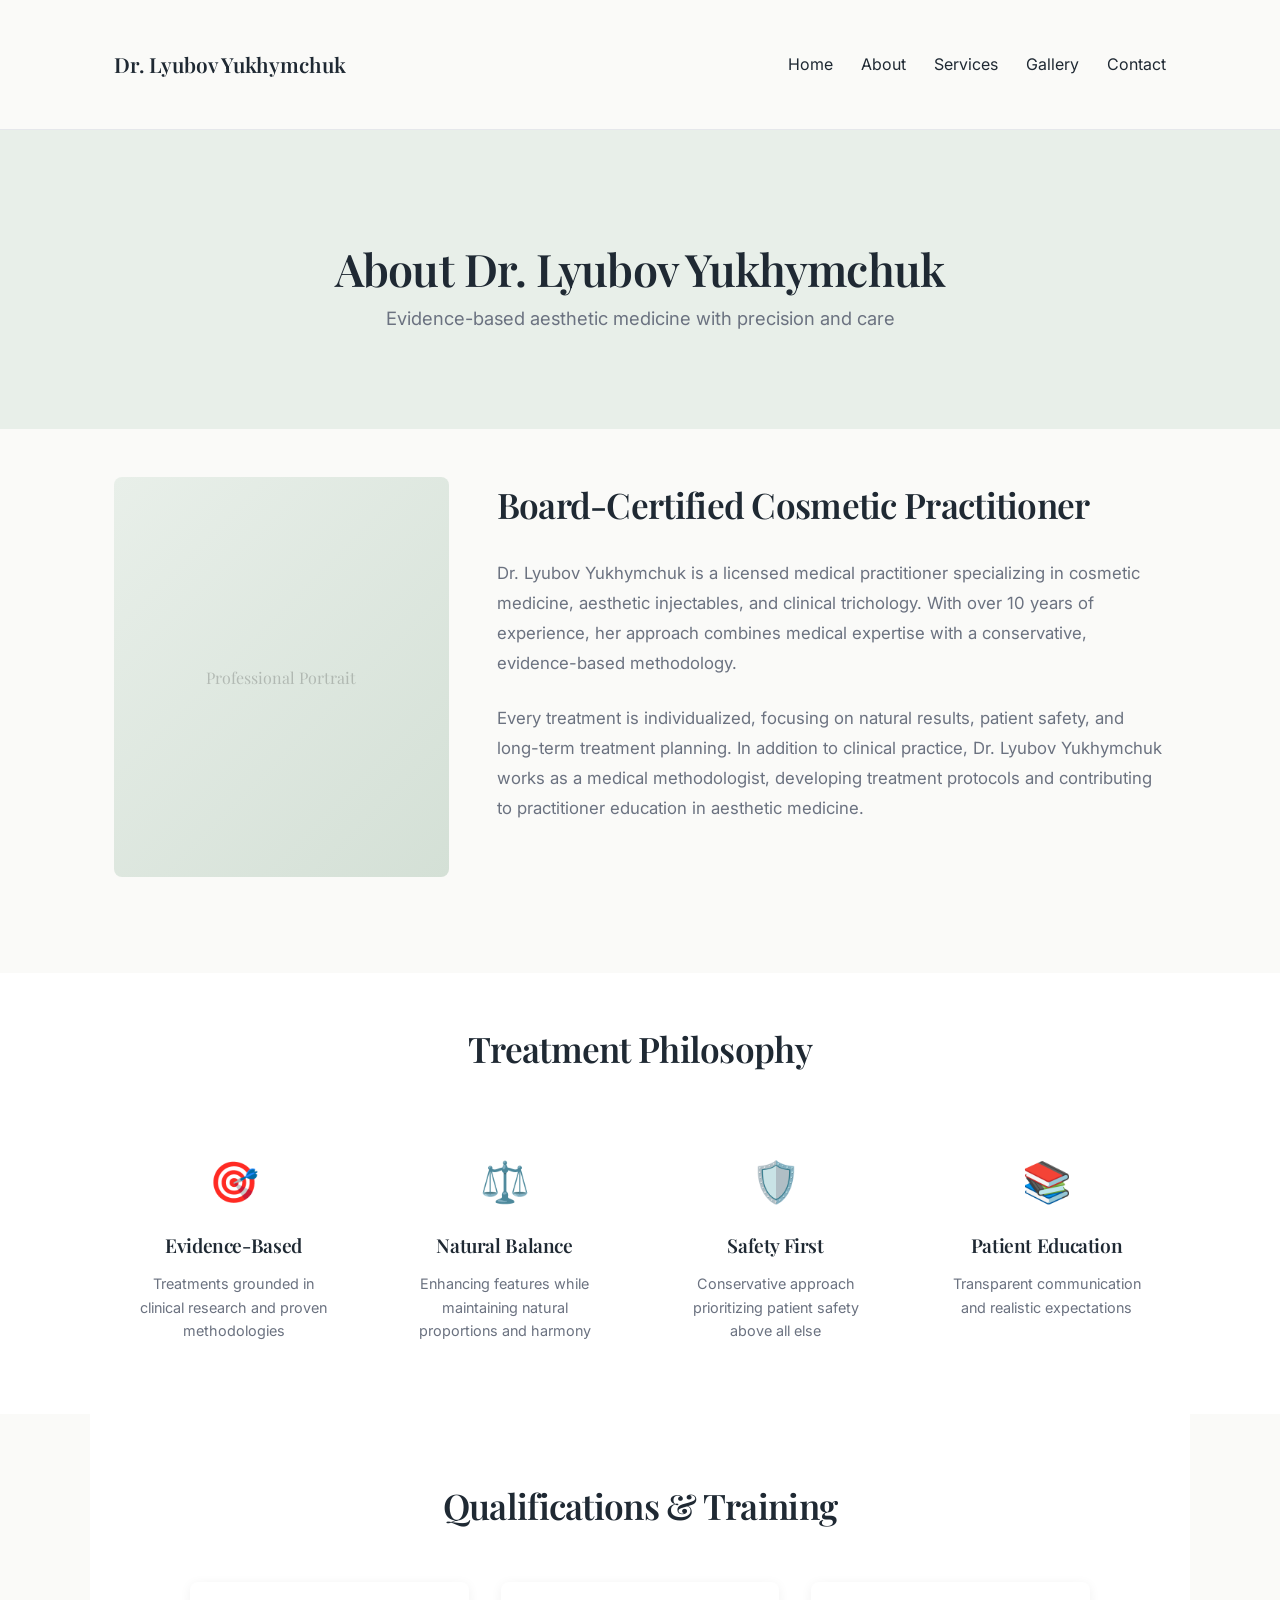
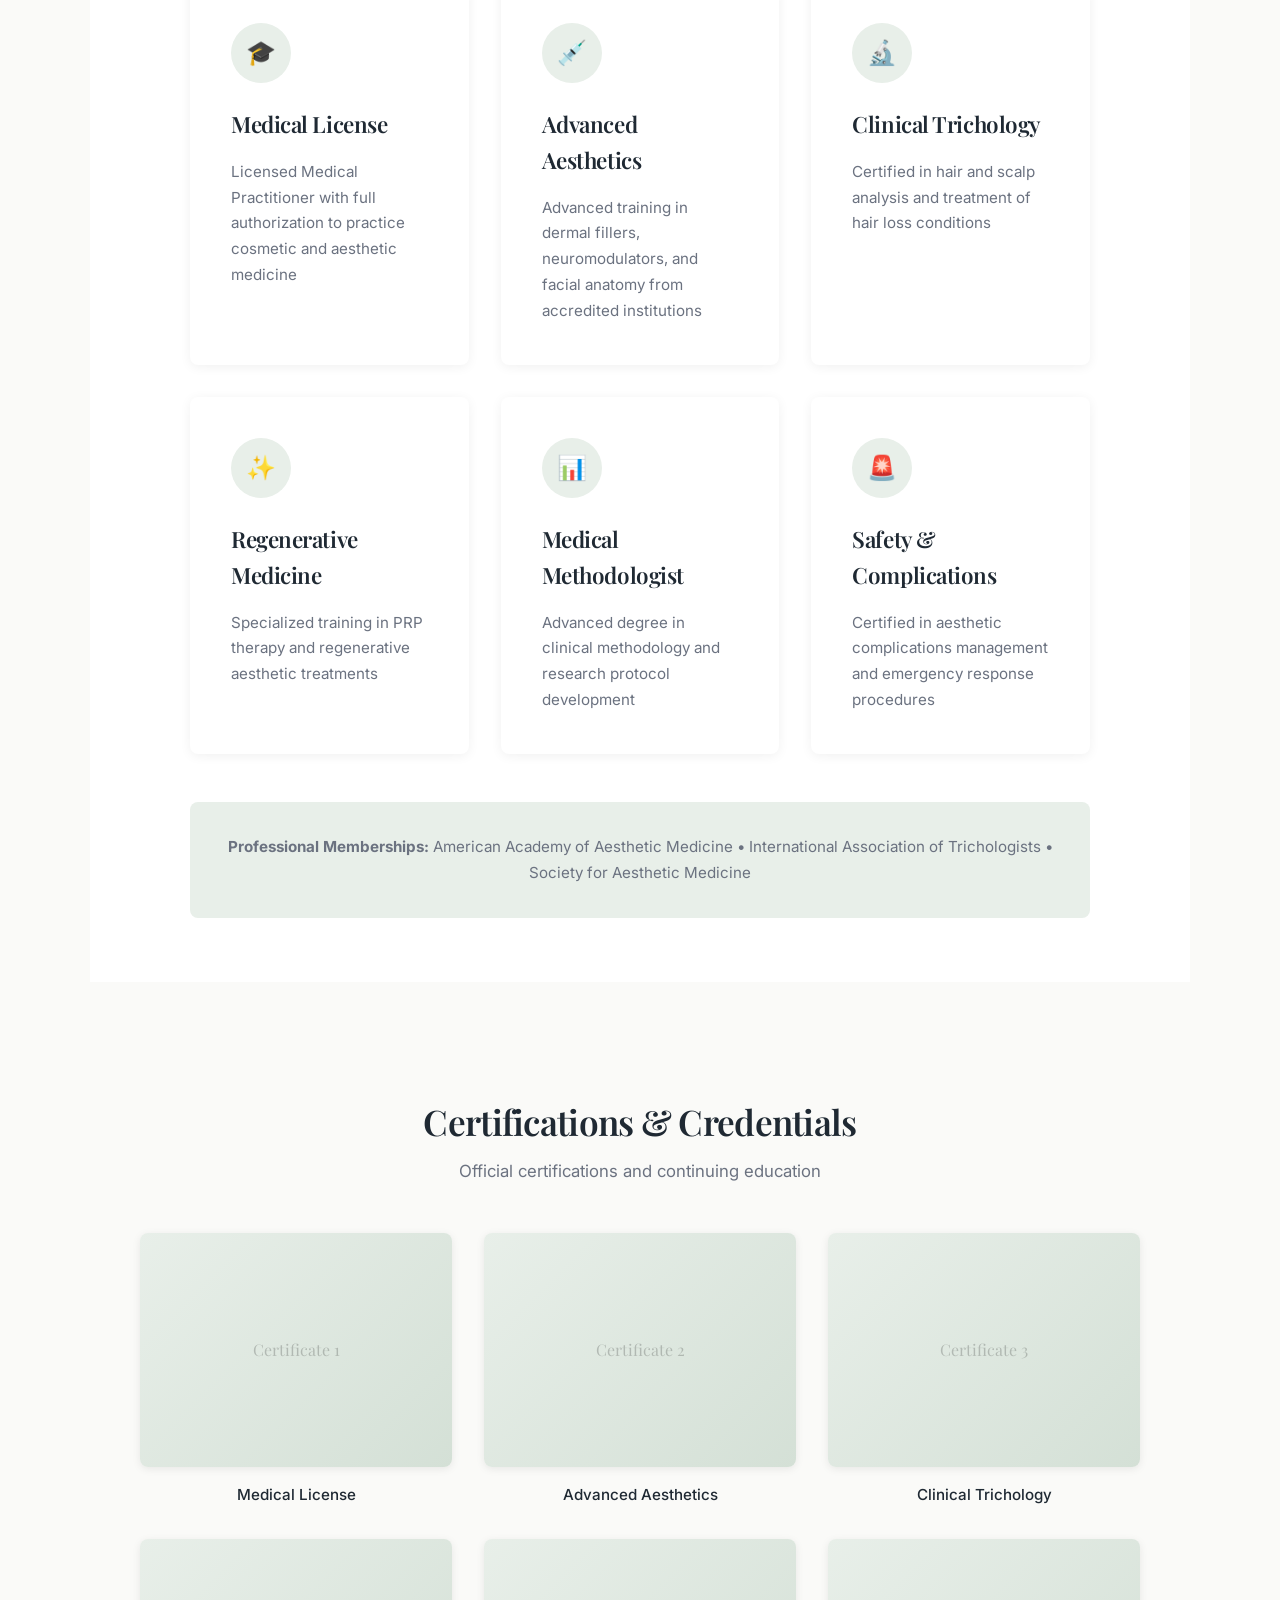
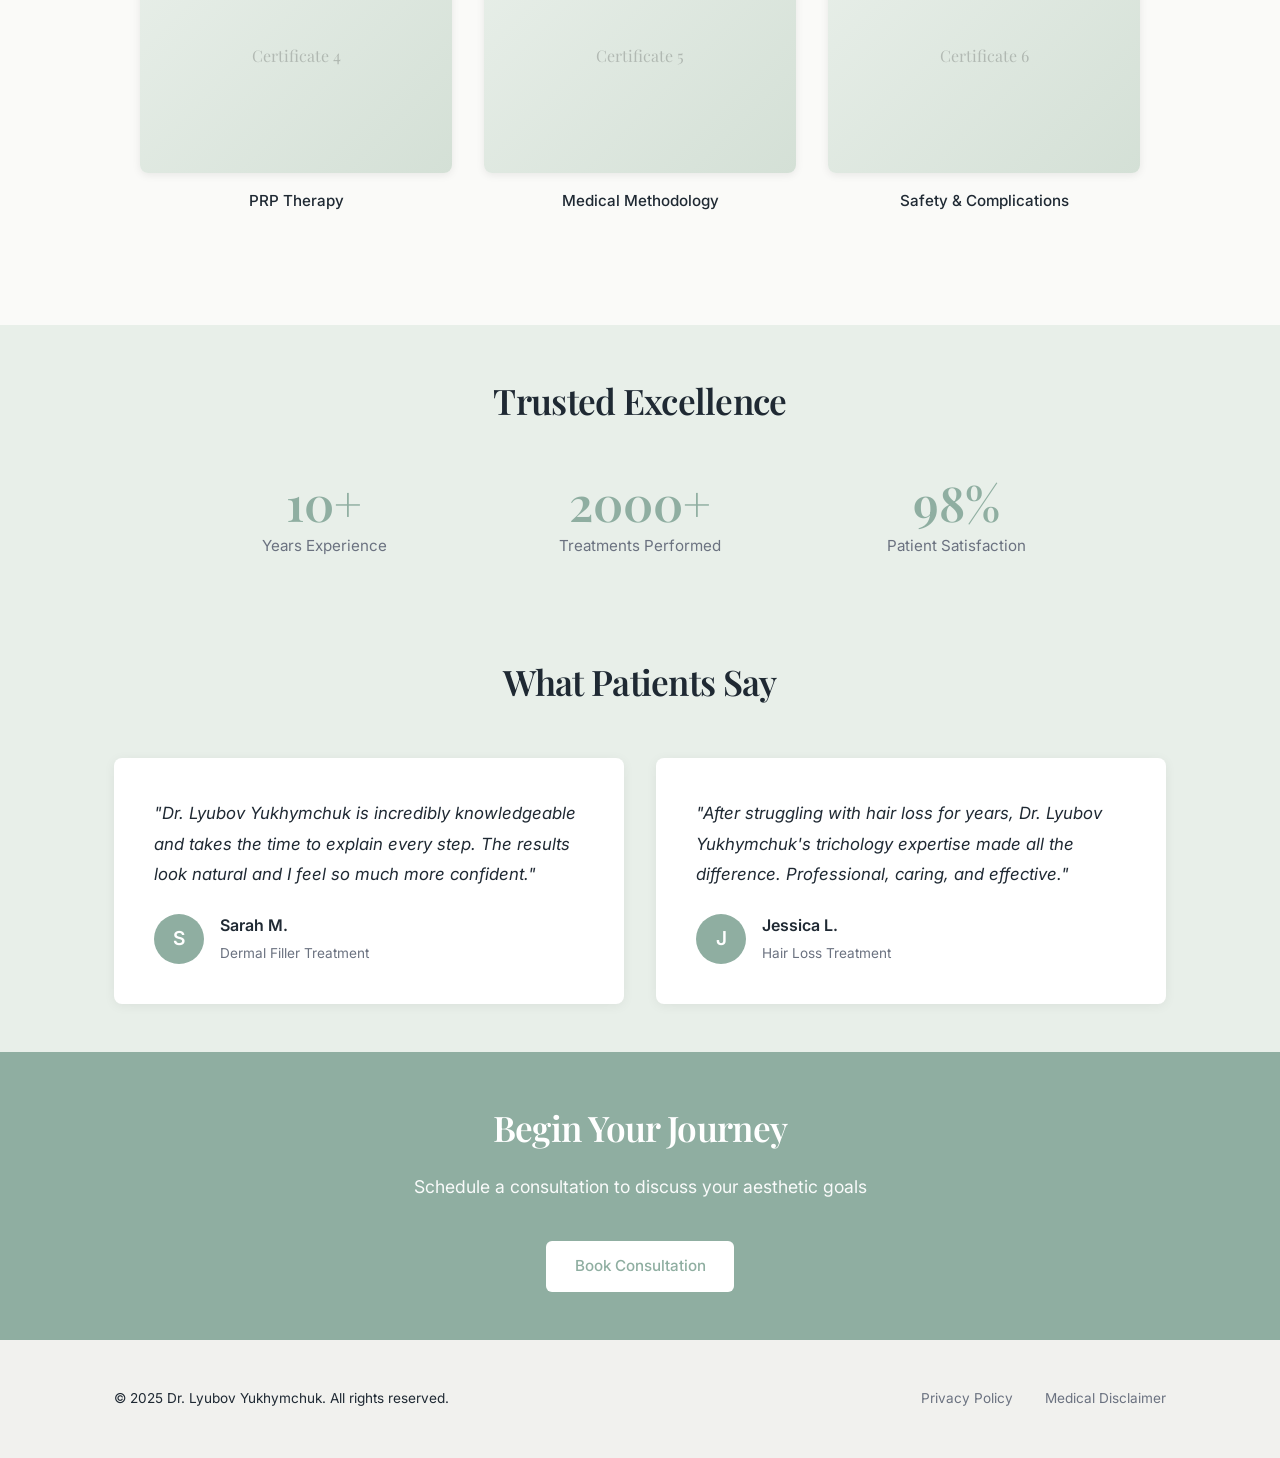
<file: about.html>
<!DOCTYPE html>
<html lang="en">
<head>
  <meta charset="UTF-8">
  <meta name="viewport" content="width=device-width, initial-scale=1.0">
  <title>About | Dr. Lyubov Yukhymchuk</title>
  <link href="https://fonts.googleapis.com/css2?family=Playfair+Display:wght@400;600;700&family=Inter:wght@300;400;500;600&display=swap" rel="stylesheet">
  <link rel="stylesheet" href="assets/css/styles.css">
  <style>
    /* Certifications Gallery Section */
    .certifications-gallery {
      background: var(--bg);
      padding: 4rem 1.5rem;
    }

    .certifications-gallery h2 {
      text-align: center;
      margin-bottom: 0.5rem;
    }

    .section-subtitle {
      text-align: center;
      color: var(--muted);
      font-size: 1.05rem;
      margin-bottom: 3rem;
    }

    .cert-images-grid {
      display: grid;
      grid-template-columns: repeat(3, 1fr);
      gap: 2rem;
      max-width: 1000px;
      margin: 0 auto;
    }

    .cert-image-item {
      text-align: center;
    }

    .cert-image-placeholder {
      width: 100%;
      aspect-ratio: 4 / 3;
      background: linear-gradient(135deg, var(--light-accent) 0%, #d4e0d6 100%);
      border-radius: 8px;
      display: flex;
      align-items: center;
      justify-content: center;
      margin-bottom: 1rem;
      overflow: hidden;
      box-shadow: 0 2px 8px rgba(0, 0, 0, 0.08);
      transition: transform 0.3s ease, box-shadow 0.3s ease;
      position: relative;
    }

    .cert-image-placeholder:hover {
      transform: translateY(-4px);
      box-shadow: 0 8px 20px rgba(0, 0, 0, 0.15);
    }

    .cert-image-placeholder span {
      color: rgba(0, 0, 0, 0.2);
      font-size: 1rem;
      font-family: "Playfair Display", serif;
    }

    .cert-image-placeholder img {
      width: 100%;
      height: 100%;
      object-fit: cover;
      border-radius: 8px;
    }

    .cert-image-caption {
      color: var(--text);
      font-weight: 500;
      font-size: 0.95rem;
    }

    /* Responsive Design for Certifications */
    @media (max-width: 1024px) {
      .cert-images-grid {
        grid-template-columns: repeat(2, 1fr);
      }
    }

    @media (max-width: 768px) {
      .cert-images-grid {
        grid-template-columns: 1fr;
        max-width: 400px;
      }
    }
  </style>
</head>
<body>

<header class="nav">
  <div class="container nav-inner">
    <div class="logo">Dr. Lyubov Yukhymchuk</div>
    <nav>
      <a href="index.html">Home</a>
      <a href="about.html">About</a>
      <a href="services.html">Services</a>
      <a href="gallery.html">Gallery</a>
      <a href="contact.html">Contact</a>
    </nav>
  </div>
</header>

<section class="page-hero">
  <div class="container">
    <h1>About Dr. Lyubov Yukhymchuk</h1>
    <p class="lead">Evidence-based aesthetic medicine with precision and care</p>
  </div>
</section>

<section class="container">
  <div class="about-grid">
    <div class="about-image">
      <!-- Replace with: <img src="assets/images/about-photo.jpg" alt="Dr. Lyubov Yukhymchuk"> -->
    </div>
    
    <div class="about-content">
      <h2>Board-Certified Cosmetic Practitioner</h2>
      <p>
        Dr. Lyubov Yukhymchuk is a licensed medical practitioner specializing in cosmetic medicine, aesthetic injectables, and clinical trichology. With over 10 years of experience, her approach combines medical expertise with a conservative, evidence-based methodology.
      </p>
      <p>
        Every treatment is individualized, focusing on natural results, patient safety, and long-term treatment planning. In addition to clinical practice, Dr. Lyubov Yukhymchuk works as a medical methodologist, developing treatment protocols and contributing to practitioner education in aesthetic medicine.
      </p>
    </div>
  </div>
</section>
<section class="philosophy">
  <div class="container">
    <h2>Treatment Philosophy</h2>
    <div class="philosophy-grid">
      <div class="philosophy-item">
        <div class="philosophy-icon">🎯</div>
        <h3>Evidence-Based</h3>
        <p>Treatments grounded in clinical research and proven methodologies</p>
      </div>
      
      <div class="philosophy-item">
        <div class="philosophy-icon">⚖️</div>
        <h3>Natural Balance</h3>
        <p>Enhancing features while maintaining natural proportions and harmony</p>
      </div>
      
      <div class="philosophy-item">
        <div class="philosophy-icon">🛡️</div>
        <h3>Safety First</h3>
        <p>Conservative approach prioritizing patient safety above all else</p>
      </div>
      
      <div class="philosophy-item">
        <div class="philosophy-icon">📚</div>
        <h3>Patient Education</h3>
        <p>Transparent communication and realistic expectations</p>
      </div>
    </div>
  </div>
</section>

<section class="container" style="background: white; padding: 4rem 1.5rem;">
  <div style="max-width: 900px; margin: auto;">
    <h2 style="text-align: center; margin-bottom: 3rem;">Qualifications & Training</h2>
    
    <div class="card-grid">
      <div class="card">
        <div class="card-icon">🎓</div>
        <h3>Medical License</h3>
        <p>Licensed Medical Practitioner with full authorization to practice cosmetic and aesthetic medicine</p>
      </div>
      
      <div class="card">
        <div class="card-icon">💉</div>
        <h3>Advanced Aesthetics</h3>
        <p>Advanced training in dermal fillers, neuromodulators, and facial anatomy from accredited institutions</p>
      </div>
      
      <div class="card">
        <div class="card-icon">🔬</div>
        <h3>Clinical Trichology</h3>
        <p>Certified in hair and scalp analysis and treatment of hair loss conditions</p>
      </div>
      
      <div class="card">
        <div class="card-icon">✨</div>
        <h3>Regenerative Medicine</h3>
        <p>Specialized training in PRP therapy and regenerative aesthetic treatments</p>
      </div>
      
      <div class="card">
        <div class="card-icon">📊</div>
        <h3>Medical Methodologist</h3>
        <p>Advanced degree in clinical methodology and research protocol development</p>
      </div>
      
      <div class="card">
        <div class="card-icon">🚨</div>
        <h3>Safety & Complications</h3>
        <p>Certified in aesthetic complications management and emergency response procedures</p>
      </div>
    </div>
    
    <div style="margin-top: 3rem; padding: 2rem; background: var(--light-accent); border-radius: 8px; text-align: center;">
      <p style="color: var(--muted); font-size: 0.95rem; line-height: 1.7;">
        <strong>Professional Memberships:</strong> American Academy of Aesthetic Medicine • International Association of Trichologists • Society for Aesthetic Medicine
      </p>
    </div>
  </div>
</section>

<section class="certifications-gallery">
  <div class="container">
    <h2>Certifications & Credentials</h2>
    <p class="section-subtitle">Official certifications and continuing education</p>
    
    <div class="cert-images-grid">
      <div class="cert-image-item">
        <div class="cert-image-placeholder">
          <!-- Replace with: <img src="assets/images/cert-1.jpg" alt="Medical License"> -->
          <span>Certificate 1</span>
        </div>
        <p class="cert-image-caption">Medical License</p>
      </div>
      
      <div class="cert-image-item">
        <div class="cert-image-placeholder">
          <!-- Replace with: <img src="assets/images/cert-2.jpg" alt="Aesthetic Training"> -->
          <span>Certificate 2</span>
        </div>
        <p class="cert-image-caption">Advanced Aesthetics</p>
      </div>
      
      <div class="cert-image-item">
        <div class="cert-image-placeholder">
          <!-- Replace with: <img src="assets/images/cert-3.jpg" alt="Trichology Certification"> -->
          <span>Certificate 3</span>
        </div>
        <p class="cert-image-caption">Clinical Trichology</p>
      </div>
      
      <div class="cert-image-item">
        <div class="cert-image-placeholder">
          <!-- Replace with: <img src="assets/images/cert-4.jpg" alt="PRP Training"> -->
          <span>Certificate 4</span>
        </div>
        <p class="cert-image-caption">PRP Therapy</p>
      </div>
      
      <div class="cert-image-item">
        <div class="cert-image-placeholder">
          <!-- Replace with: <img src="assets/images/cert-5.jpg" alt="Methodology Degree"> -->
          <span>Certificate 5</span>
        </div>
        <p class="cert-image-caption">Medical Methodology</p>
      </div>
      
      <div class="cert-image-item">
        <div class="cert-image-placeholder">
          <!-- Replace with: <img src="assets/images/cert-6.jpg" alt="Safety Certification"> -->
          <span>Certificate 6</span>
        </div>
        <p class="cert-image-caption">Safety & Complications</p>
      </div>
    </div>
  </div>
</section>

<section class="stats">
  <div class="container">
    <h2>Trusted Excellence</h2>
    <div class="stats-grid">
      <div class="stat-item">
        <div class="stat-number">10+</div>
        <div class="stat-label">Years Experience</div>
      </div>
      <div class="stat-item">
        <div class="stat-number">2000+</div>
        <div class="stat-label">Treatments Performed</div>
      </div>
      <div class="stat-item">
        <div class="stat-number">98%</div>
        <div class="stat-label">Patient Satisfaction</div>
      </div>
    </div>
  </div>
</section>

<section class="testimonials">
  <div class="container">
    <h2>What Patients Say</h2>
    <div class="testimonial-grid">
      <div class="testimonial">
        <div class="testimonial-text">
          "Dr. Lyubov Yukhymchuk is incredibly knowledgeable and takes the time to explain every step. The results look natural and I feel so much more confident."
        </div>
        <div class="testimonial-author">
          <div class="author-initial">S</div>
          <div class="author-info">
            <div class="author-name">Sarah M.</div>
            <div class="author-treatment">Dermal Filler Treatment</div>
          </div>
        </div>
      </div>
      
      <div class="testimonial">
        <div class="testimonial-text">
          "After struggling with hair loss for years, Dr. Lyubov Yukhymchuk's trichology expertise made all the difference. Professional, caring, and effective."
        </div>
        <div class="testimonial-author">
          <div class="author-initial">J</div>
          <div class="author-info">
            <div class="author-name">Jessica L.</div>
            <div class="author-treatment">Hair Loss Treatment</div>
          </div>
        </div>
      </div>
    </div>
  </div>
</section>

<section class="cta">
  <div class="container">
    <h2>Begin Your Journey</h2>
    <p>Schedule a consultation to discuss your aesthetic goals</p>
    <a href="contact.html" class="btn">Book Consultation</a>
  </div>
</section>

<footer class="footer">
  <div class="container footer-inner">
    <p>© 2025 Dr. Lyubov Yukhymchuk. All rights reserved.</p>
    <div class="footer-links">
      <a href="legal.html">Privacy Policy</a>
      <a href="legal.html">Medical Disclaimer</a>
    </div>
  </div>
</footer>

</body>
</html>
</file>
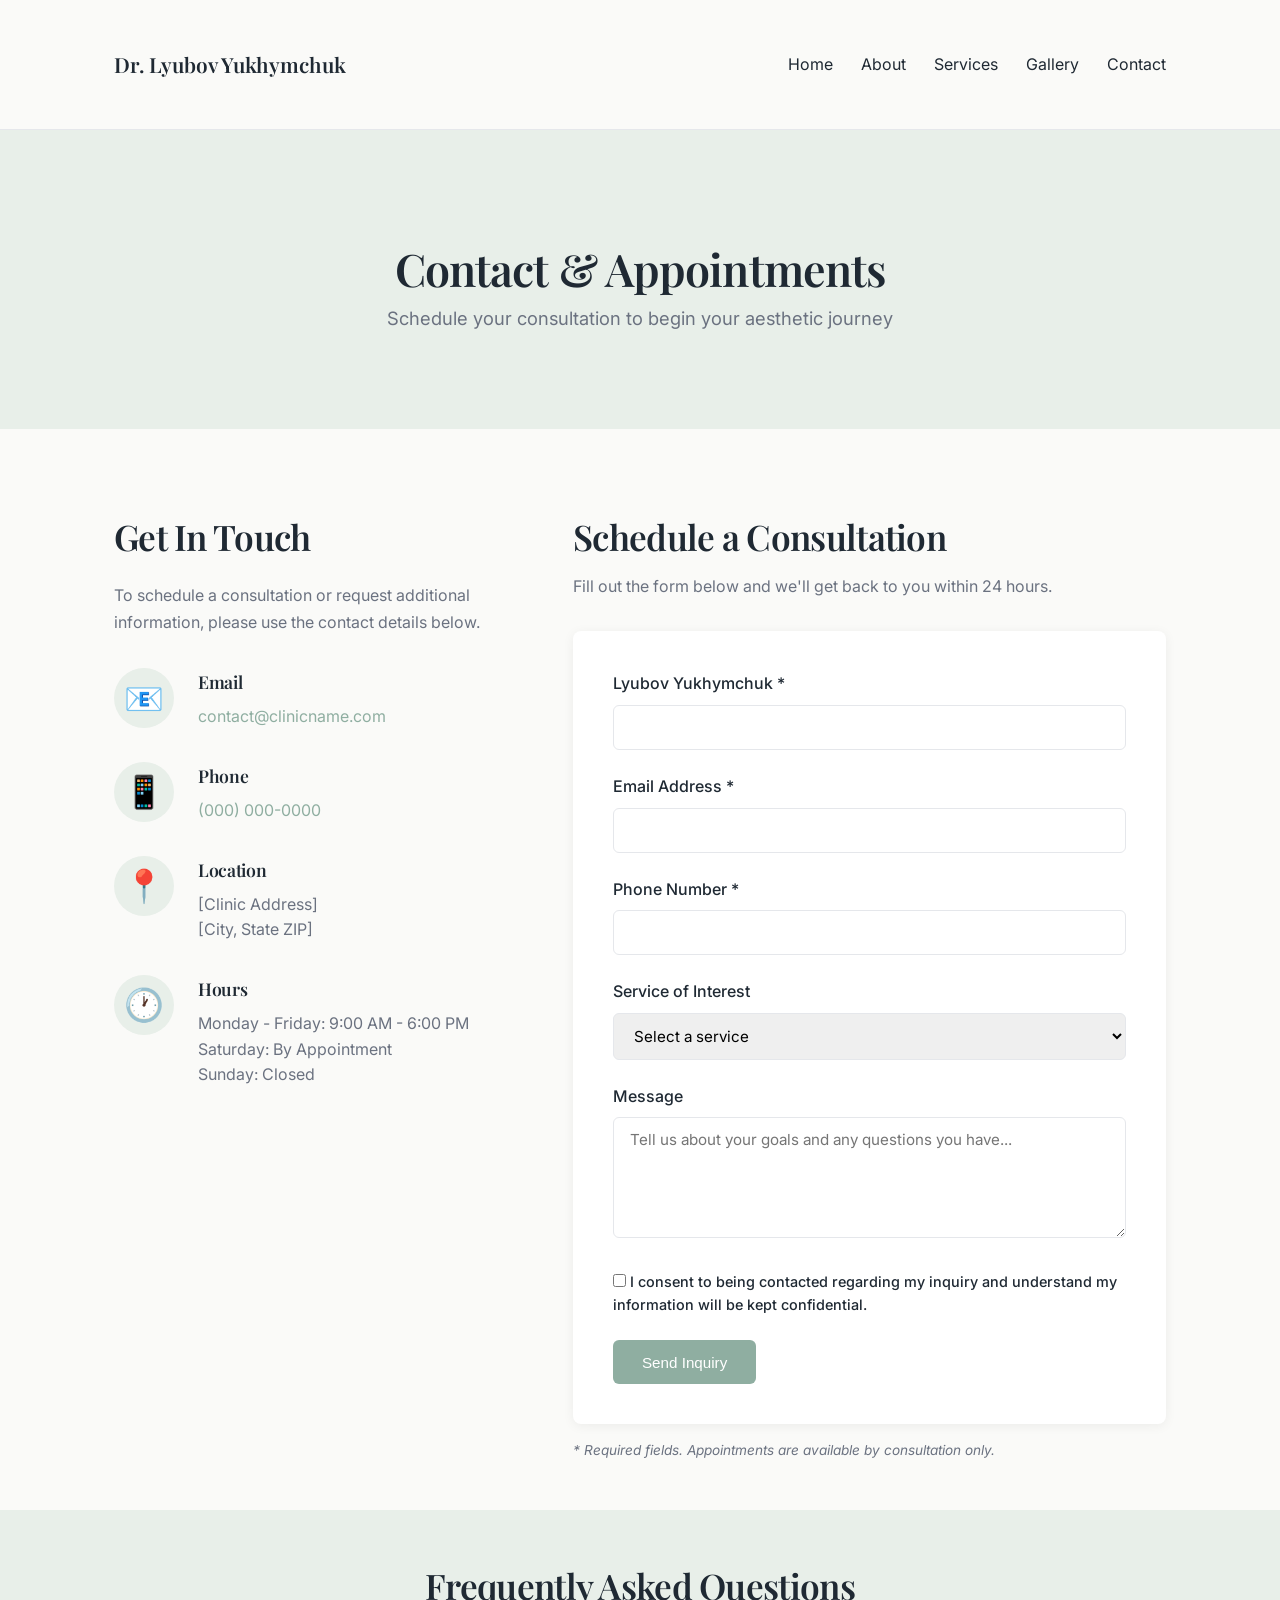
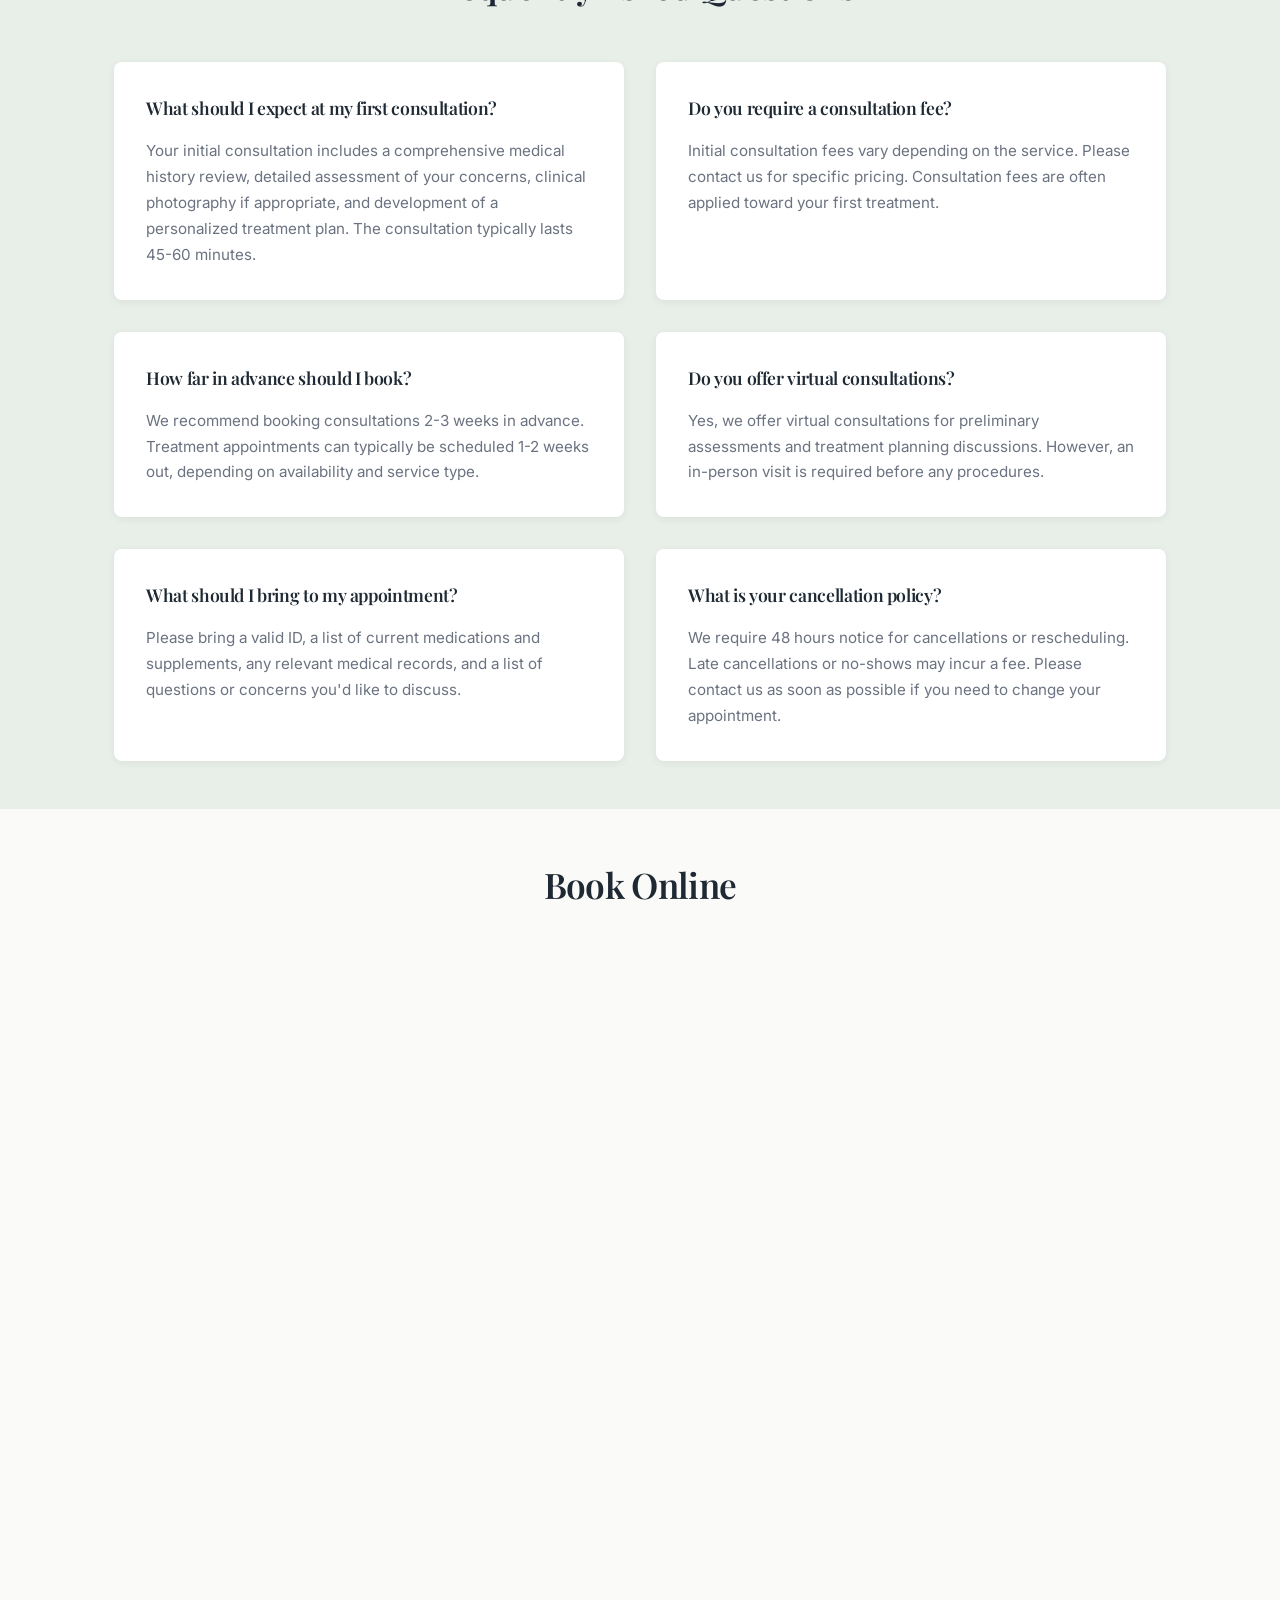
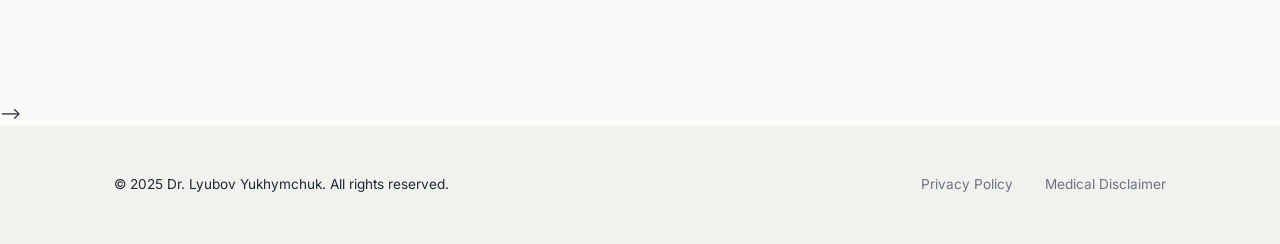
<file: contact.html>
<!DOCTYPE html>
<html lang="en">
<head>
  <meta charset="UTF-8">
  <meta name="viewport" content="width=device-width, initial-scale=1.0">
  <title>Contact | Dr. Lyubov Yukhymchuk</title>
  <link href="https://fonts.googleapis.com/css2?family=Playfair+Display:wght@400;600;700&family=Inter:wght@300;400;500;600&display=swap" rel="stylesheet">
  <link rel="stylesheet" href="assets/css/styles.css">
</head>
<body>

<header class="nav">
  <div class="container nav-inner">
    <div class="logo">Dr. Lyubov Yukhymchuk</div>
    <nav>
      <a href="index.html">Home</a>
      <a href="about.html">About</a>
      <a href="services.html">Services</a>
      <a href="gallery.html">Gallery</a>
      <a href="contact.html">Contact</a>
    </nav>
  </div>
</header>

<section class="page-hero">
  <div class="container">
    <h1>Contact & Appointments</h1>
    <p class="lead">Schedule your consultation to begin your aesthetic journey</p>
  </div>
</section>

<section class="container">
  <div class="contact-grid">
    <div class="contact-info">
      <h2>Get In Touch</h2>
      <p>To schedule a consultation or request additional information, please use the contact details below.</p>
      
      <div class="contact-method">
        <div class="contact-icon">📧</div>
        <div>
          <h3>Email</h3>
          <p><a href="mailto:contact@clinicname.com">contact@clinicname.com</a></p>
        </div>
      </div>

      <div class="contact-method">
        <div class="contact-icon">📱</div>
        <div>
          <h3>Phone</h3>
          <p><a href="tel:0000000000">(000) 000-0000</a></p>
        </div>
      </div>

      <div class="contact-method">
        <div class="contact-icon">📍</div>
        <div>
          <h3>Location</h3>
          <p>
            [Clinic Address]<br>
            [City, State ZIP]
          </p>
        </div>
      </div>

      <div class="contact-method">
        <div class="contact-icon">🕐</div>
        <div>
          <h3>Hours</h3>
          <p>
            Monday - Friday: 9:00 AM - 6:00 PM<br>
            Saturday: By Appointment<br>
            Sunday: Closed
          </p>
        </div>
      </div>
    </div>

    <div class="contact-form-section">
      <h2>Schedule a Consultation</h2>
      <p class="form-intro">Fill out the form below and we'll get back to you within 24 hours.</p>
      
      <form class="contact-form" action="#" method="post">
        <div class="form-group">
          <label for="name">Lyubov Yukhymchuk *</label>
          <input type="text" id="name" name="name" required>
        </div>

        <div class="form-group">
          <label for="email">Email Address *</label>
          <input type="email" id="email" name="email" required>
        </div>

        <div class="form-group">
          <label for="phone">Phone Number *</label>
          <input type="tel" id="phone" name="phone" required>
        </div>

        <div class="form-group">
          <label for="service">Service of Interest</label>
          <select id="service" name="service">
            <option value="">Select a service</option>
            <option value="injectables">Aesthetic Injectables</option>
            <option value="trichology">Trichology / Hair Loss</option>
            <option value="regenerative">Regenerative Treatments</option>
            <option value="consultation">General Consultation</option>
            <option value="other">Other</option>
          </select>
        </div>

        <div class="form-group">
          <label for="message">Message</label>
          <textarea id="message" name="message" rows="5" placeholder="Tell us about your goals and any questions you have..."></textarea>
        </div>

        <div class="form-group">
          <label class="checkbox-label">
            <input type="checkbox" name="consent" required>
            I consent to being contacted regarding my inquiry and understand my information will be kept confidential.
          </label>
        </div>

        <button type="submit" class="btn primary">Send Inquiry</button>
      </form>

      <p class="form-note">* Required fields. Appointments are available by consultation only.</p>
    </div>
  </div>
</section>

<section class="faq-section">
  <div class="container">
    <h2>Frequently Asked Questions</h2>
    <div class="faq-grid">
      <div class="faq-item">
        <h3>What should I expect at my first consultation?</h3>
        <p>Your initial consultation includes a comprehensive medical history review, detailed assessment of your concerns, clinical photography if appropriate, and development of a personalized treatment plan. The consultation typically lasts 45-60 minutes.</p>
      </div>

      <div class="faq-item">
        <h3>Do you require a consultation fee?</h3>
        <p>Initial consultation fees vary depending on the service. Please contact us for specific pricing. Consultation fees are often applied toward your first treatment.</p>
      </div>

      <div class="faq-item">
        <h3>How far in advance should I book?</h3>
        <p>We recommend booking consultations 2-3 weeks in advance. Treatment appointments can typically be scheduled 1-2 weeks out, depending on availability and service type.</p>
      </div>

      <div class="faq-item">
        <h3>Do you offer virtual consultations?</h3>
        <p>Yes, we offer virtual consultations for preliminary assessments and treatment planning discussions. However, an in-person visit is required before any procedures.</p>
      </div>

      <div class="faq-item">
        <h3>What should I bring to my appointment?</h3>
        <p>Please bring a valid ID, a list of current medications and supplements, any relevant medical records, and a list of questions or concerns you'd like to discuss.</p>
      </div>

      <div class="faq-item">
        <h3>What is your cancellation policy?</h3>
        <p>We require 48 hours notice for cancellations or rescheduling. Late cancellations or no-shows may incur a fee. Please contact us as soon as possible if you need to change your appointment.</p>
      </div>
    </div>
  </div>
</section>

<!- Optional Calendly Embed Section -->
<!-
<section class="scheduling-section">
  <div class="container">
    <h2 style="text-align: center; margin-bottom: 2rem;">Book Online</h2>
    <div class="calendly-container">
      <iframe src="https://calendly.com/yourlink" width="100%" height="700" frameborder="0"></iframe>
    </div>
  </div>
</section>
-->

<footer class="footer">
  <div class="container footer-inner">
    <p>© 2025 Dr. Lyubov Yukhymchuk. All rights reserved.</p>
    <div class="footer-links">
      <a href="legal.html">Privacy Policy</a>
      <a href="legal.html">Medical Disclaimer</a>
    </div>
  </div>
</footer>

</body>
</html>
</file>
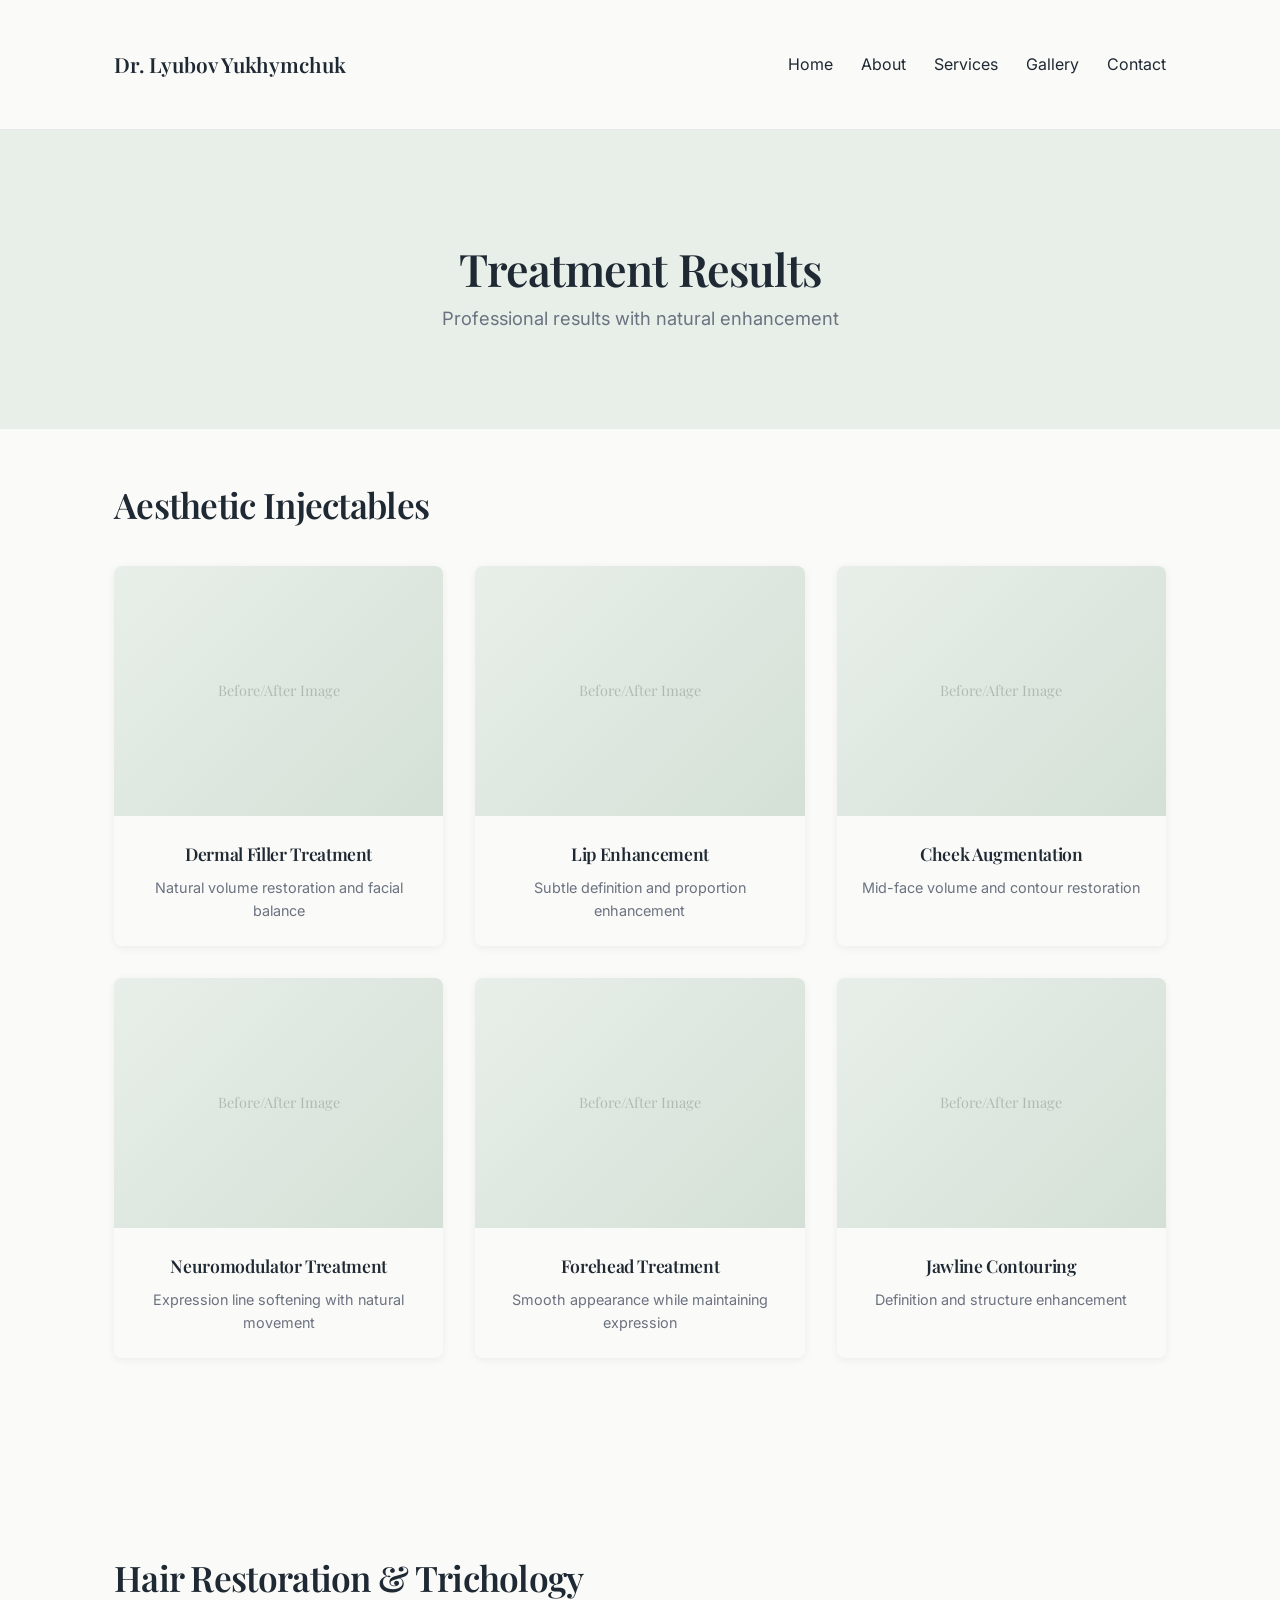
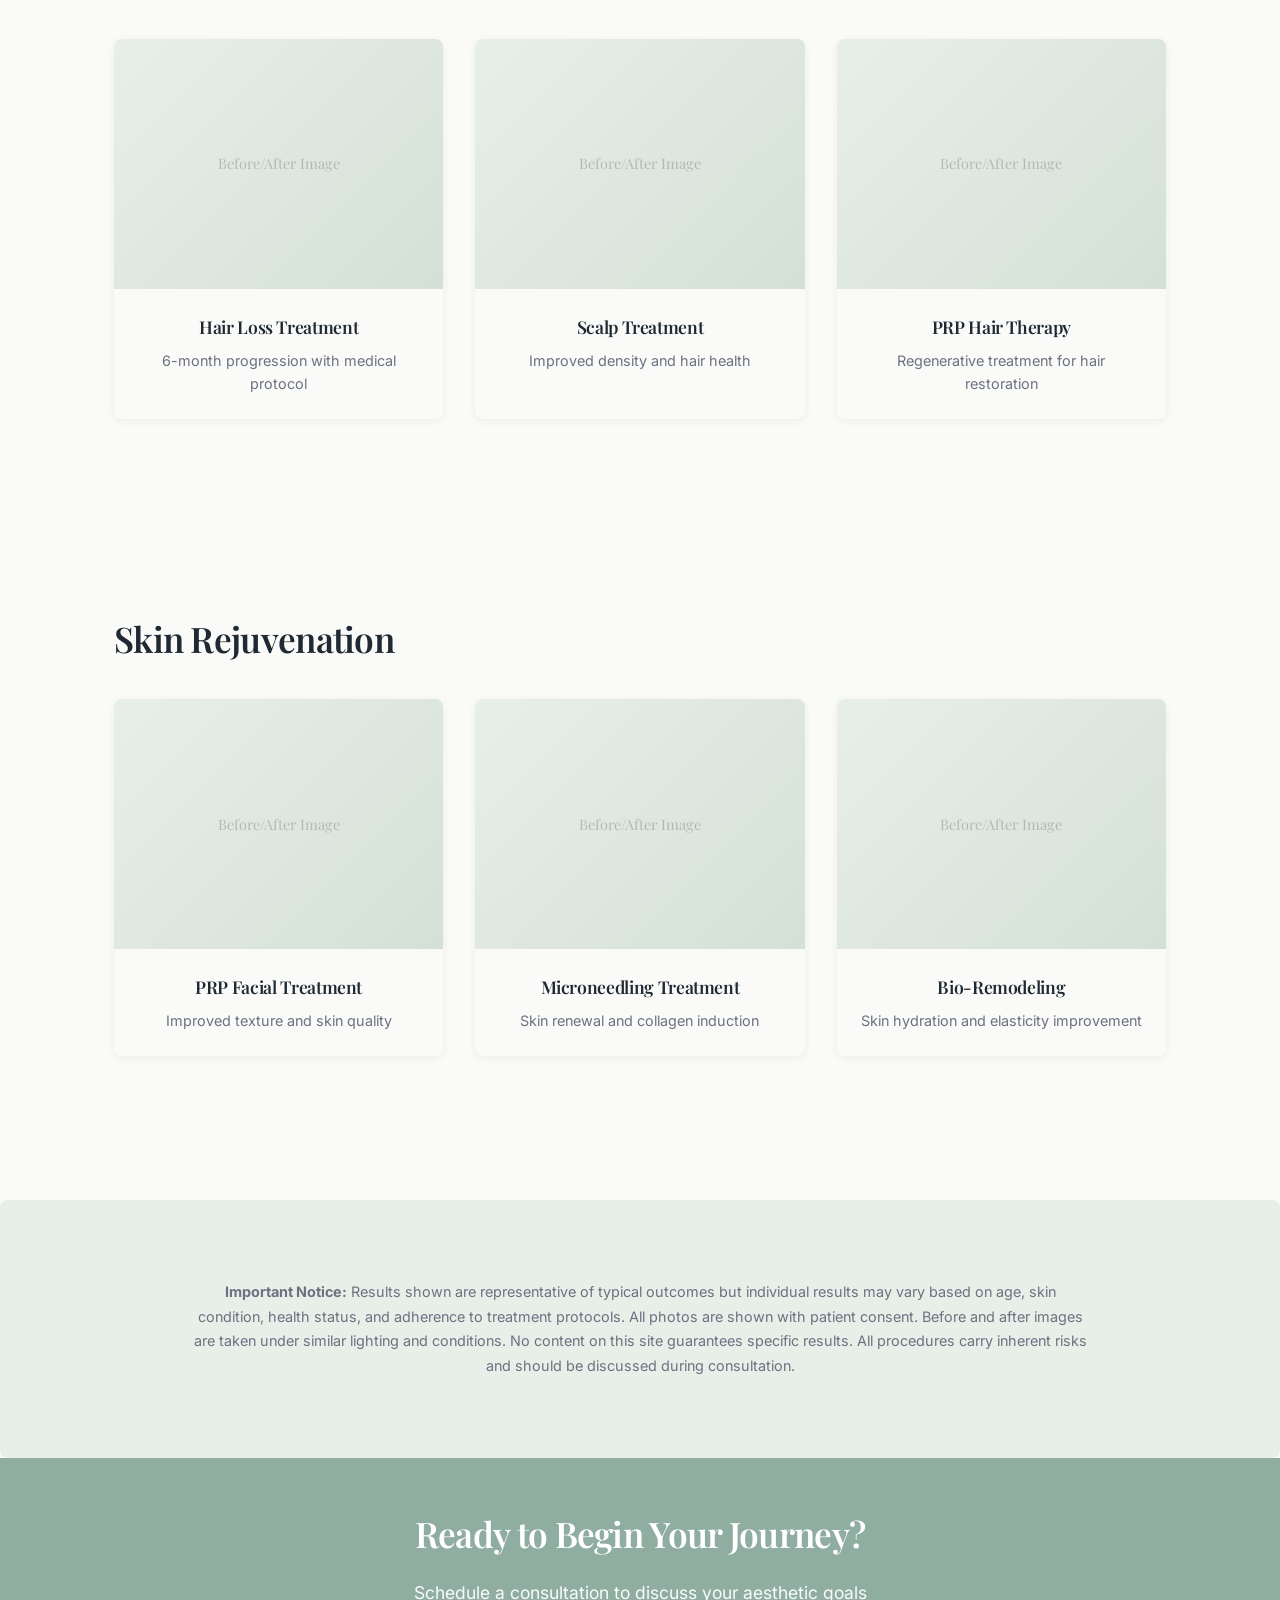
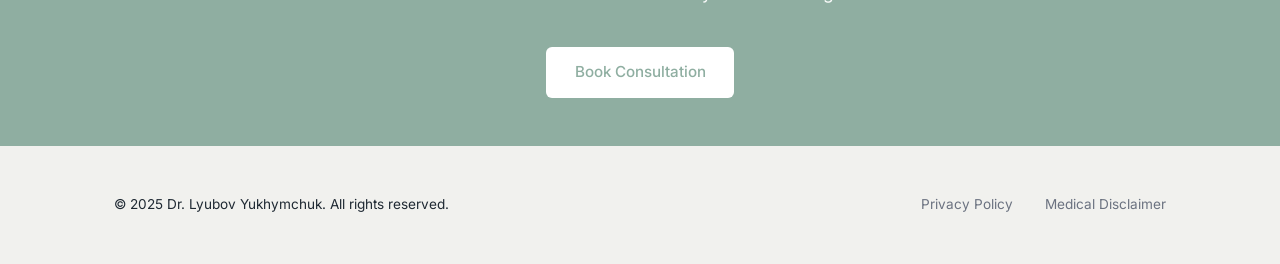
<file: gallery.html>
<!DOCTYPE html>
<html lang="en">
<head>
  <meta charset="UTF-8">
  <meta name="viewport" content="width=device-width, initial-scale=1.0">
  <title>Gallery | Dr. Lyubov Yukhymchuk</title>
  <link href="https://fonts.googleapis.com/css2?family=Playfair+Display:wght@400;600;700&family=Inter:wght@300;400;500;600&display=swap" rel="stylesheet">
  <link rel="stylesheet" href="assets/css/styles.css">
</head>
<body>

<header class="nav">
  <div class="container nav-inner">
    <div class="logo">Dr. Lyubov Yukhymchuk</div>
    <nav>
      <a href="index.html">Home</a>
      <a href="about.html">About</a>
      <a href="services.html">Services</a>
      <a href="gallery.html">Gallery</a>
      <a href="contact.html">Contact</a>
    </nav>
  </div>
</header>

<section class="page-hero">
  <div class="container">
    <h1>Treatment Results</h1>
    <p class="lead">Professional results with natural enhancement</p>
  </div>
</section>

<section class="container gallery-category">
  <h2>Aesthetic Injectables</h2>
  <div class="gallery-grid">
    <div class="gallery-item">
      <div class="gallery-image">
        <!-- Replace with: <img src="assets/images/filler-1.jpg" alt="Dermal Filler Treatment"> -->
      </div>
      <div class="gallery-caption">
        <h4>Dermal Filler Treatment</h4>
        <p>Natural volume restoration and facial balance</p>
      </div>
    </div>
    
    <div class="gallery-item">
      <div class="gallery-image">
        <!-- Replace with: <img src="assets/images/filler-2.jpg" alt="Lip Enhancement"> -->
      </div>
      <div class="gallery-caption">
        <h4>Lip Enhancement</h4>
        <p>Subtle definition and proportion enhancement</p>
      </div>
    </div>
    
    <div class="gallery-item">
      <div class="gallery-image">
        <!-- Replace with: <img src="assets/images/filler-3.jpg" alt="Cheek Augmentation"> -->
      </div>
      <div class="gallery-caption">
        <h4>Cheek Augmentation</h4>
        <p>Mid-face volume and contour restoration</p>
      </div>
    </div>
    
    <div class="gallery-item">
      <div class="gallery-image">
        <!-- Replace with: <img src="assets/images/neurotox-1.jpg" alt="Neuromodulator Treatment"> -->
      </div>
      <div class="gallery-caption">
        <h4>Neuromodulator Treatment</h4>
        <p>Expression line softening with natural movement</p>
      </div>
    </div>
    
    <div class="gallery-item">
      <div class="gallery-image">
        <!-- Replace with: <img src="assets/images/neurotox-2.jpg" alt="Forehead Treatment"> -->
      </div>
      <div class="gallery-caption">
        <h4>Forehead Treatment</h4>
        <p>Smooth appearance while maintaining expression</p>
      </div>
    </div>
    
    <div class="gallery-item">
      <div class="gallery-image">
        <!-- Replace with: <img src="assets/images/jawline.jpg" alt="Jawline Contouring"> -->
      </div>
      <div class="gallery-caption">
        <h4>Jawline Contouring</h4>
        <p>Definition and structure enhancement</p>
      </div>
    </div>
  </div>
</section>

<section class="container gallery-category">
  <h2>Hair Restoration & Trichology</h2>
  <div class="gallery-grid">
    <div class="gallery-item">
      <div class="gallery-image">
        <!-- Replace with: <img src="assets/images/hair-1.jpg" alt="Hair Loss Treatment"> -->
      </div>
      <div class="gallery-caption">
        <h4>Hair Loss Treatment</h4>
        <p>6-month progression with medical protocol</p>
      </div>
    </div>
    
    <div class="gallery-item">
      <div class="gallery-image">
        <!-- Replace with: <img src="assets/images/hair-2.jpg" alt="Scalp Treatment"> -->
      </div>
      <div class="gallery-caption">
        <h4>Scalp Treatment</h4>
        <p>Improved density and hair health</p>
      </div>
    </div>
    
    <div class="gallery-item">
      <div class="gallery-image">
        <!-- Replace with: <img src="assets/images/hair-3.jpg" alt="PRP Hair Therapy"> -->
      </div>
      <div class="gallery-caption">
        <h4>PRP Hair Therapy</h4>
        <p>Regenerative treatment for hair restoration</p>
      </div>
    </div>
  </div>
</section>

<section class="container gallery-category">
  <h2>Skin Rejuvenation</h2>
  <div class="gallery-grid">
    <div class="gallery-item">
      <div class="gallery-image">
        <!-- Replace with: <img src="assets/images/skin-1.jpg" alt="PRP Facial Treatment"> -->
      </div>
      <div class="gallery-caption">
        <h4>PRP Facial Treatment</h4>
        <p>Improved texture and skin quality</p>
      </div>
    </div>
    
    <div class="gallery-item">
      <div class="gallery-image">
        <!-- Replace with: <img src="assets/images/skin-2.jpg" alt="Microneedling Treatment"> -->
      </div>
      <div class="gallery-caption">
        <h4>Microneedling Treatment</h4>
        <p>Skin renewal and collagen induction</p>
      </div>
    </div>
    
    <div class="gallery-item">
      <div class="gallery-image">
        <!-- Replace with: <img src="assets/images/skin-3.jpg" alt="Bio-Remodeling"> -->
      </div>
      <div class="gallery-caption">
        <h4>Bio-Remodeling</h4>
        <p>Skin hydration and elasticity improvement</p>
      </div>
    </div>
  </div>
</section>

<section class="gallery-disclaimer">
  <div class="container">
    <p>
      <strong>Important Notice:</strong> Results shown are representative of typical outcomes but individual results may vary based on age, skin condition, health status, and adherence to treatment protocols. All photos are shown with patient consent. Before and after images are taken under similar lighting and conditions. No content on this site guarantees specific results. All procedures carry inherent risks and should be discussed during consultation.
    </p>
  </div>
</section>

<section class="cta">
  <div class="container">
    <h2>Ready to Begin Your Journey?</h2>
    <p>Schedule a consultation to discuss your aesthetic goals</p>
    <a href="contact.html" class="btn">Book Consultation</a>
  </div>
</section>

<footer class="footer">
  <div class="container footer-inner">
    <p>© 2025 Dr. Lyubov Yukhymchuk. All rights reserved.</p>
    <div class="footer-links">
      <a href="legal.html">Privacy Policy</a>
      <a href="legal.html">Medical Disclaimer</a>
    </div>
  </div>
</footer>

</body>
</html>
</file>
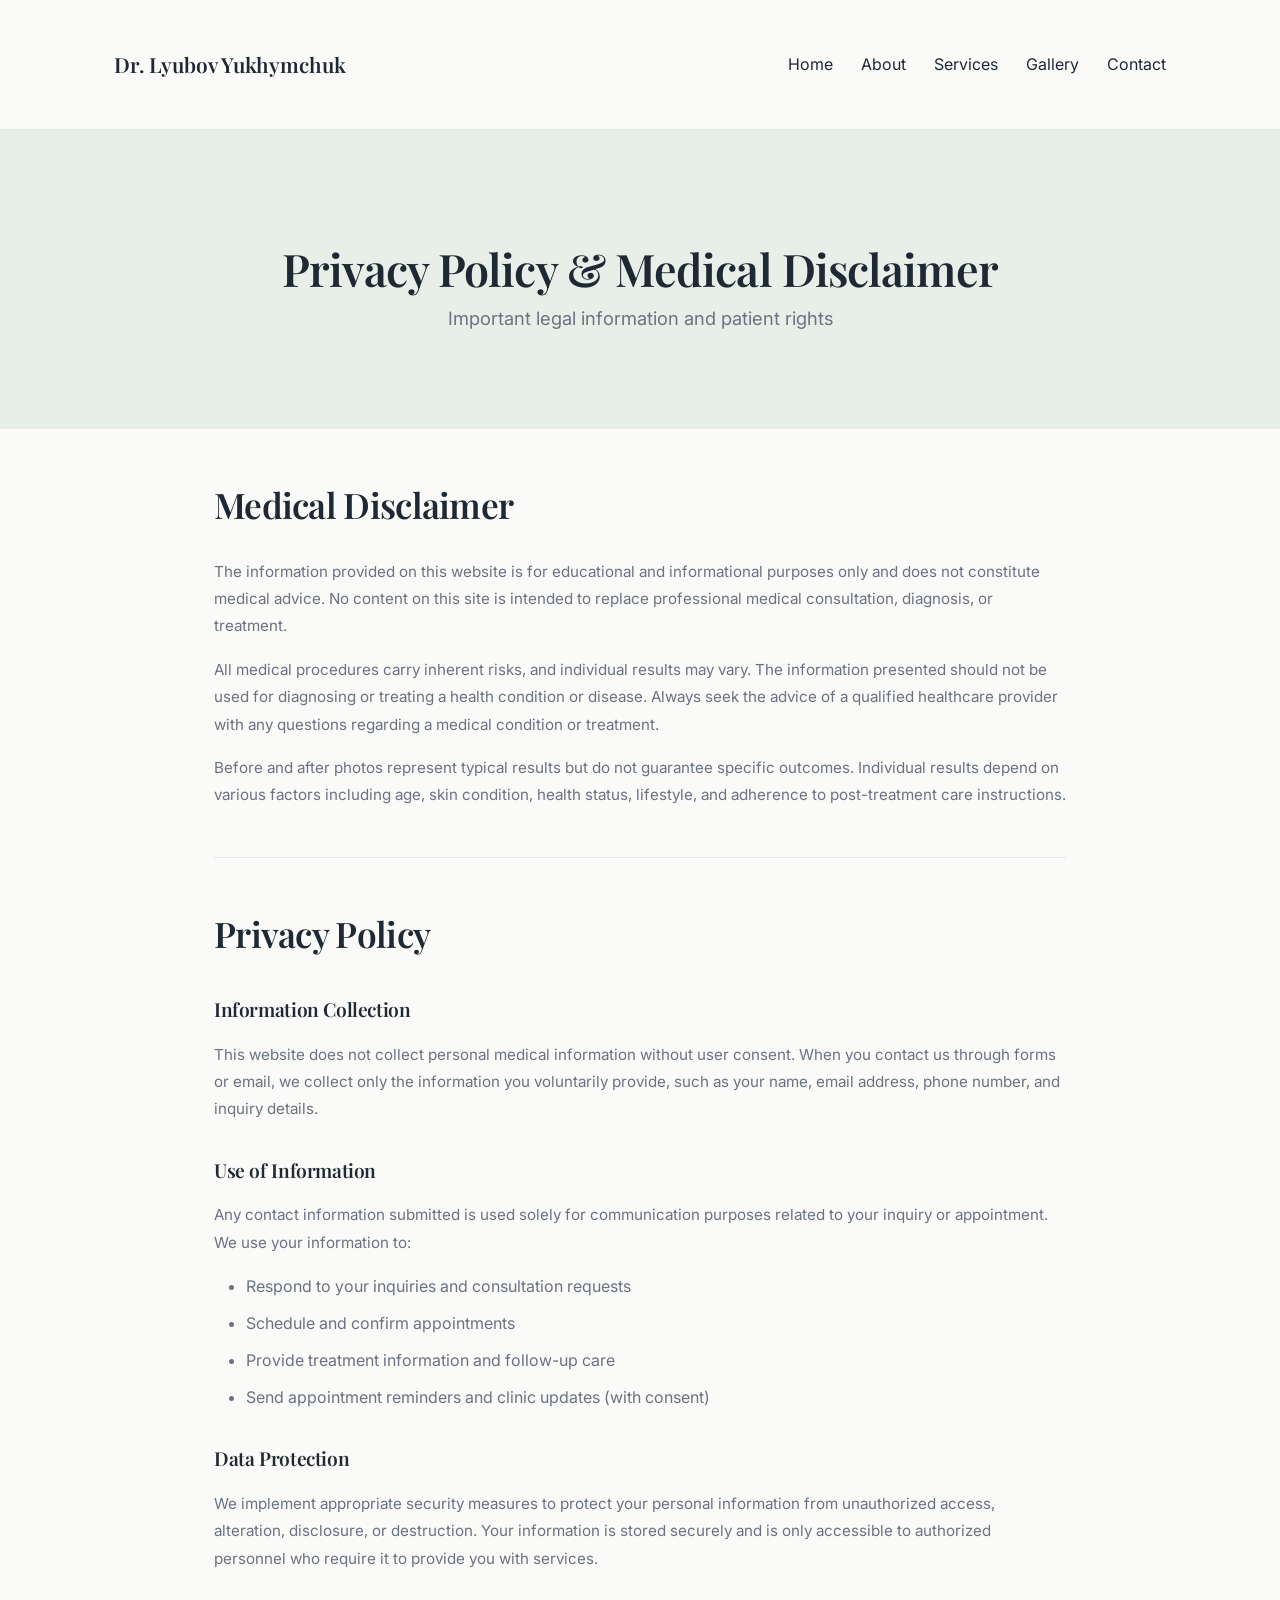
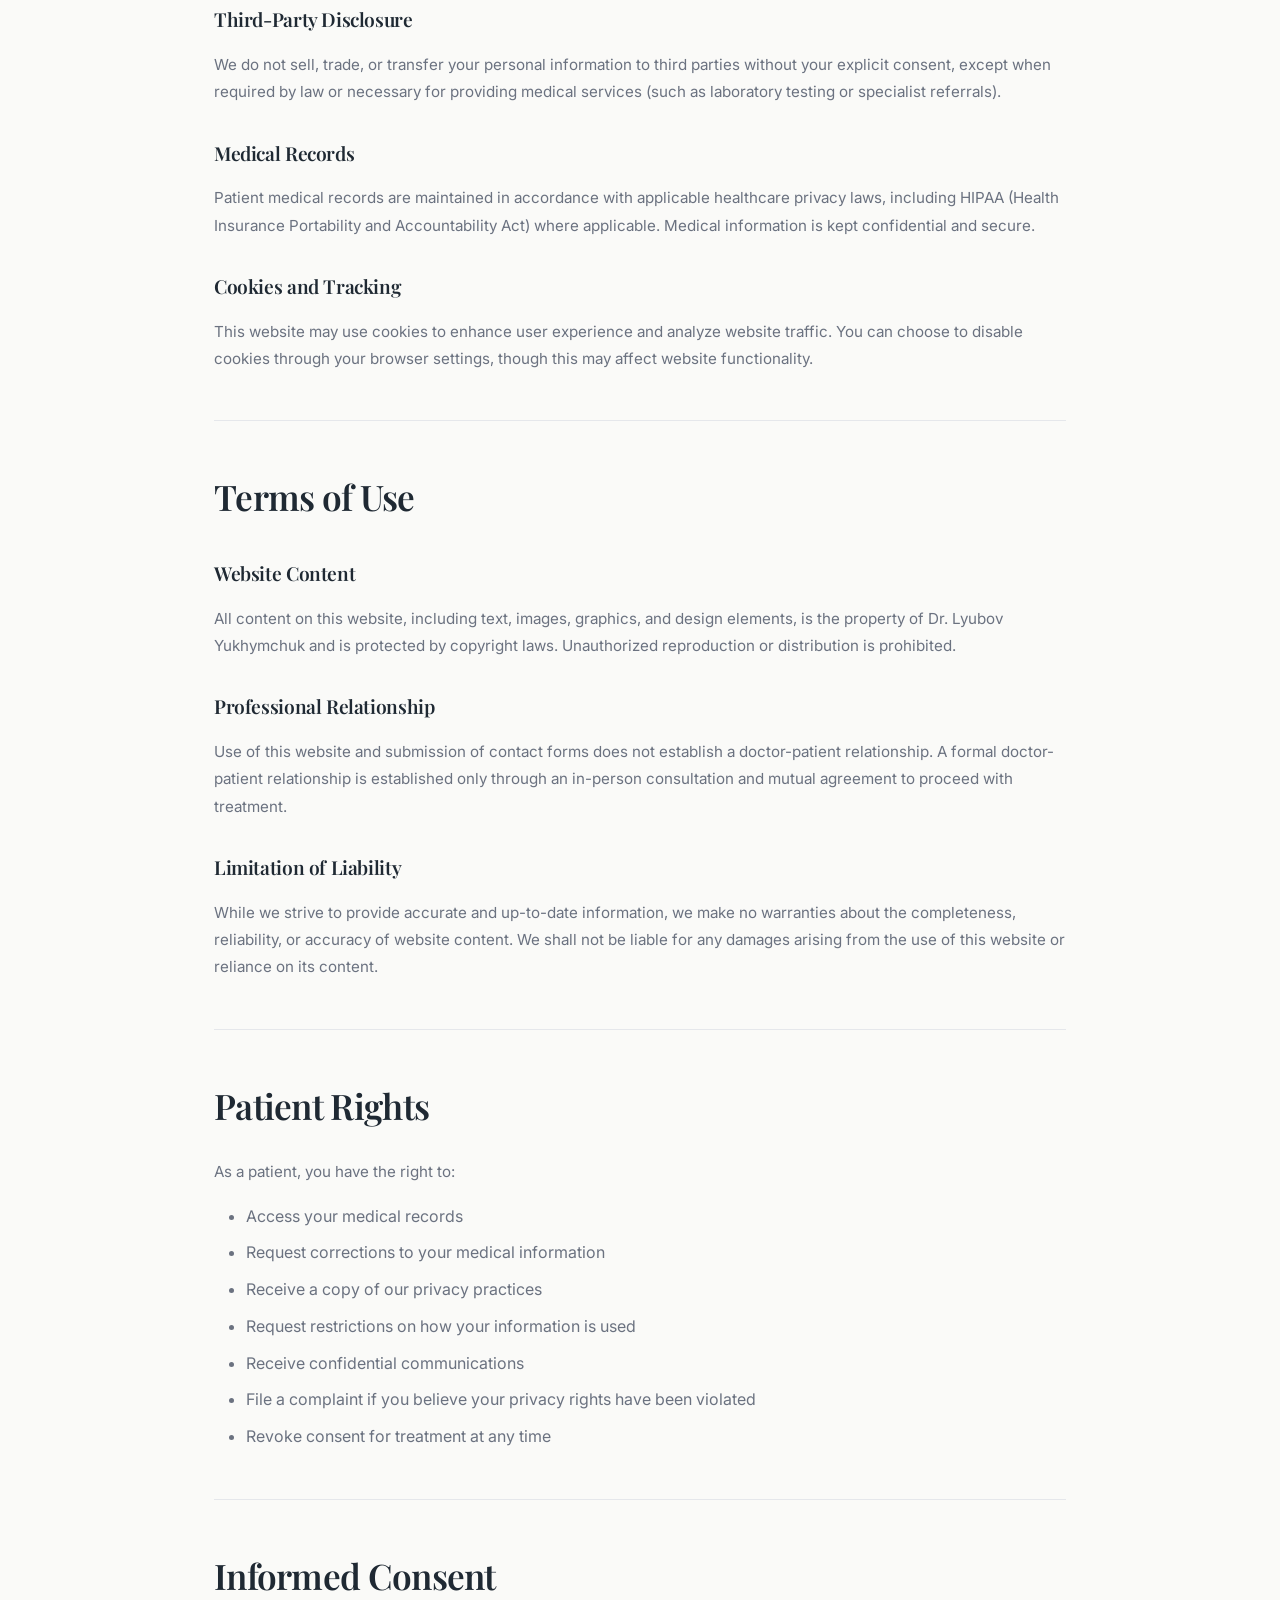
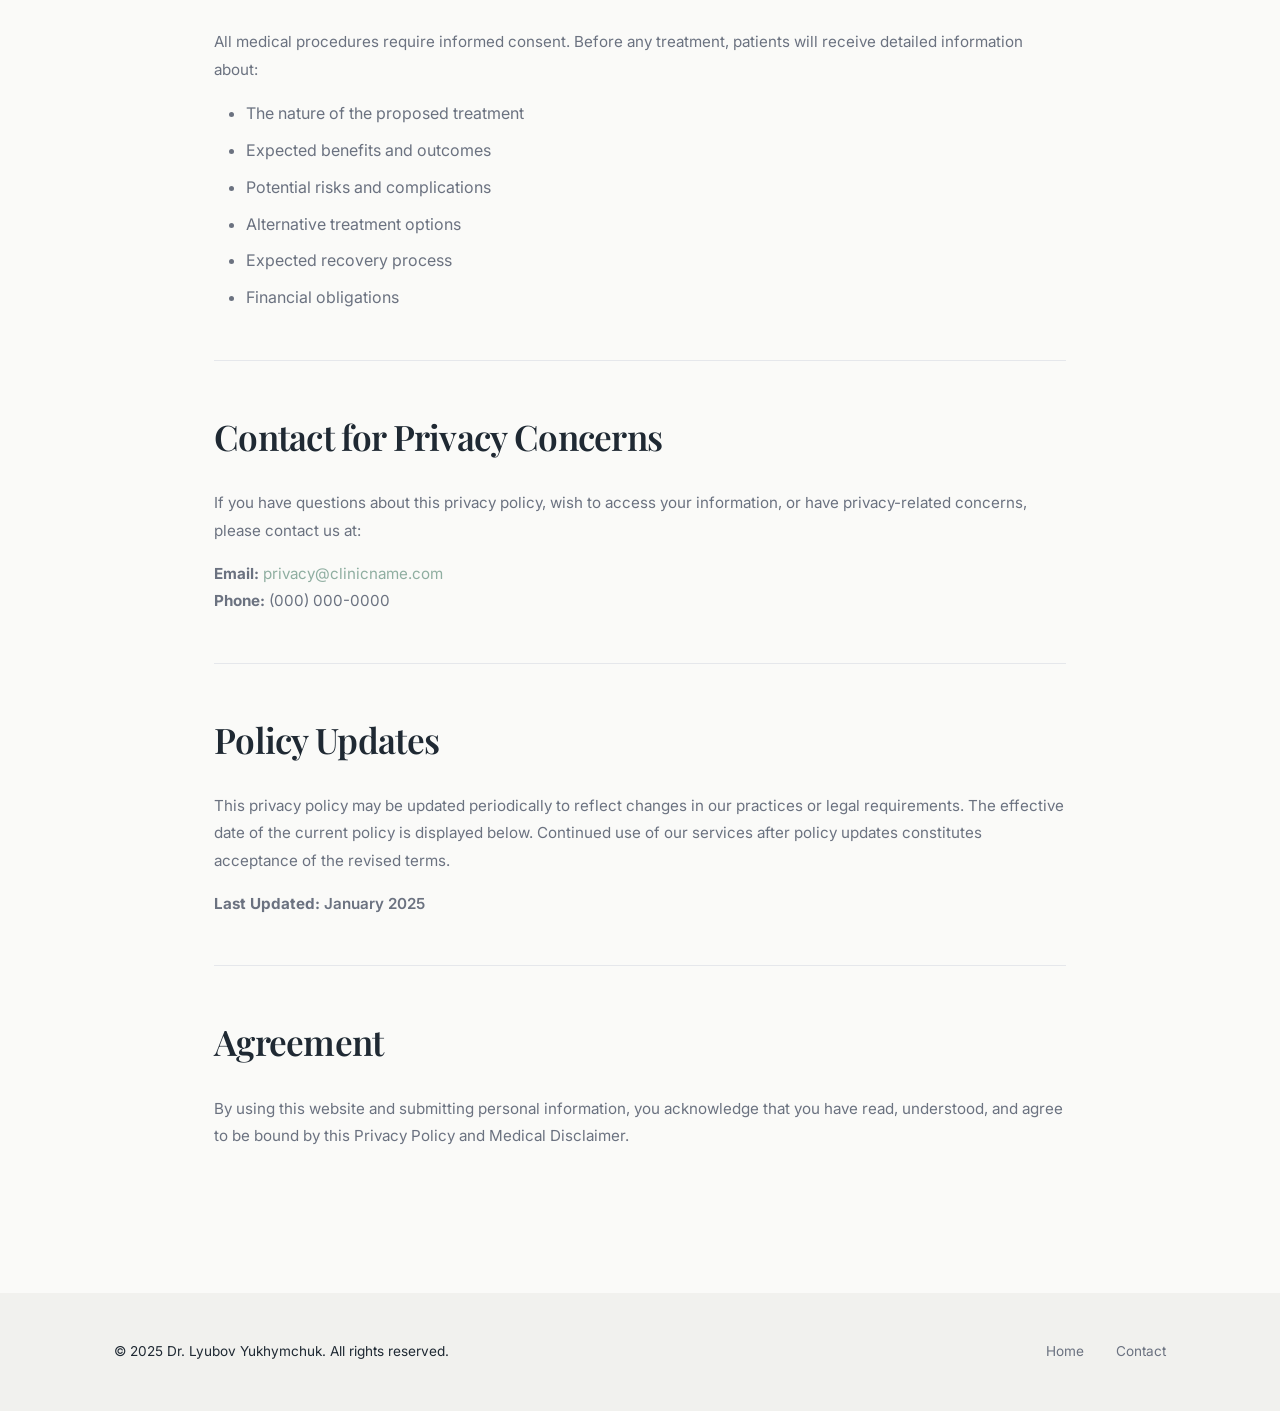
<file: legal.html>
<!DOCTYPE html>
<html lang="en">
<head>
  <meta charset="UTF-8">
  <meta name="viewport" content="width=device-width, initial-scale=1.0">
  <title>Legal | Dr. Lyubov Yukhymchuk</title>
  <link href="https://fonts.googleapis.com/css2?family=Playfair+Display:wght@400;600;700&family=Inter:wght@300;400;500;600&display=swap" rel="stylesheet">
  <link rel="stylesheet" href="assets/css/styles.css">
</head>
<body>

<header class="nav">
  <div class="container nav-inner">
    <div class="logo">Dr. Lyubov Yukhymchuk</div>
    <nav>
      <a href="index.html">Home</a>
      <a href="about.html">About</a>
      <a href="services.html">Services</a>
      <a href="gallery.html">Gallery</a>
      <a href="contact.html">Contact</a>
    </nav>
  </div>
</header>

<section class="page-hero">
  <div class="container">
    <h1>Privacy Policy & Medical Disclaimer</h1>
    <p class="lead">Important legal information and patient rights</p>
  </div>
</section>

<section class="container legal-content">
  <div class="legal-section">
    <h2>Medical Disclaimer</h2>
    <p>
      The information provided on this website is for educational and informational purposes only and does not constitute medical advice. No content on this site is intended to replace professional medical consultation, diagnosis, or treatment.
    </p>
    <p>
      All medical procedures carry inherent risks, and individual results may vary. The information presented should not be used for diagnosing or treating a health condition or disease. Always seek the advice of a qualified healthcare provider with any questions regarding a medical condition or treatment.
    </p>
    <p>
      Before and after photos represent typical results but do not guarantee specific outcomes. Individual results depend on various factors including age, skin condition, health status, lifestyle, and adherence to post-treatment care instructions.
    </p>
  </div>

  <div class="legal-section">
    <h2>Privacy Policy</h2>
    
    <h3>Information Collection</h3>
    <p>
      This website does not collect personal medical information without user consent. When you contact us through forms or email, we collect only the information you voluntarily provide, such as your name, email address, phone number, and inquiry details.
    </p>

    <h3>Use of Information</h3>
    <p>
      Any contact information submitted is used solely for communication purposes related to your inquiry or appointment. We use your information to:
    </p>
    <ul>
      <li>Respond to your inquiries and consultation requests</li>
      <li>Schedule and confirm appointments</li>
      <li>Provide treatment information and follow-up care</li>
      <li>Send appointment reminders and clinic updates (with consent)</li>
    </ul>

    <h3>Data Protection</h3>
    <p>
      We implement appropriate security measures to protect your personal information from unauthorized access, alteration, disclosure, or destruction. Your information is stored securely and is only accessible to authorized personnel who require it to provide you with services.
    </p>

    <h3>Third-Party Disclosure</h3>
    <p>
      We do not sell, trade, or transfer your personal information to third parties without your explicit consent, except when required by law or necessary for providing medical services (such as laboratory testing or specialist referrals).
    </p>

    <h3>Medical Records</h3>
    <p>
      Patient medical records are maintained in accordance with applicable healthcare privacy laws, including HIPAA (Health Insurance Portability and Accountability Act) where applicable. Medical information is kept confidential and secure.
    </p>

    <h3>Cookies and Tracking</h3>
    <p>
      This website may use cookies to enhance user experience and analyze website traffic. You can choose to disable cookies through your browser settings, though this may affect website functionality.
    </p>
  </div>

  <div class="legal-section">
    <h2>Terms of Use</h2>
    
    <h3>Website Content</h3>
    <p>
      All content on this website, including text, images, graphics, and design elements, is the property of Dr. Lyubov Yukhymchuk and is protected by copyright laws. Unauthorized reproduction or distribution is prohibited.
    </p>

    <h3>Professional Relationship</h3>
    <p>
      Use of this website and submission of contact forms does not establish a doctor-patient relationship. A formal doctor-patient relationship is established only through an in-person consultation and mutual agreement to proceed with treatment.
    </p>

    <h3>Limitation of Liability</h3>
    <p>
      While we strive to provide accurate and up-to-date information, we make no warranties about the completeness, reliability, or accuracy of website content. We shall not be liable for any damages arising from the use of this website or reliance on its content.
    </p>
  </div>

  <div class="legal-section">
    <h2>Patient Rights</h2>
    <p>
      As a patient, you have the right to:
    </p>
    <ul>
      <li>Access your medical records</li>
      <li>Request corrections to your medical information</li>
      <li>Receive a copy of our privacy practices</li>
      <li>Request restrictions on how your information is used</li>
      <li>Receive confidential communications</li>
      <li>File a complaint if you believe your privacy rights have been violated</li>
      <li>Revoke consent for treatment at any time</li>
    </ul>
  </div>

  <div class="legal-section">
    <h2>Informed Consent</h2>
    <p>
      All medical procedures require informed consent. Before any treatment, patients will receive detailed information about:
    </p>
    <ul>
      <li>The nature of the proposed treatment</li>
      <li>Expected benefits and outcomes</li>
      <li>Potential risks and complications</li>
      <li>Alternative treatment options</li>
      <li>Expected recovery process</li>
      <li>Financial obligations</li>
    </ul>
  </div>

  <div class="legal-section">
    <h2>Contact for Privacy Concerns</h2>
    <p>
      If you have questions about this privacy policy, wish to access your information, or have privacy-related concerns, please contact us at:
    </p>
    <p>
      <strong>Email:</strong> <a href="mailto:privacy@clinicname.com">privacy@clinicname.com</a><br>
      <strong>Phone:</strong> (000) 000-0000
    </p>
  </div>

  <div class="legal-section">
    <h2>Policy Updates</h2>
    <p>
      This privacy policy may be updated periodically to reflect changes in our practices or legal requirements. The effective date of the current policy is displayed below. Continued use of our services after policy updates constitutes acceptance of the revised terms.
    </p>
    <p class="effective-date">
      <strong>Last Updated:</strong> January 2025
    </p>
  </div>

  <div class="legal-section">
    <h2>Agreement</h2>
    <p>
      By using this website and submitting personal information, you acknowledge that you have read, understood, and agree to be bound by this Privacy Policy and Medical Disclaimer.
    </p>
  </div>
</section>

<footer class="footer">
  <div class="container footer-inner">
    <p>© 2025 Dr. Lyubov Yukhymchuk. All rights reserved.</p>
    <div class="footer-links">
      <a href="index.html">Home</a>
      <a href="contact.html">Contact</a>
    </div>
  </div>
</footer>

</body>
</html>
</file>
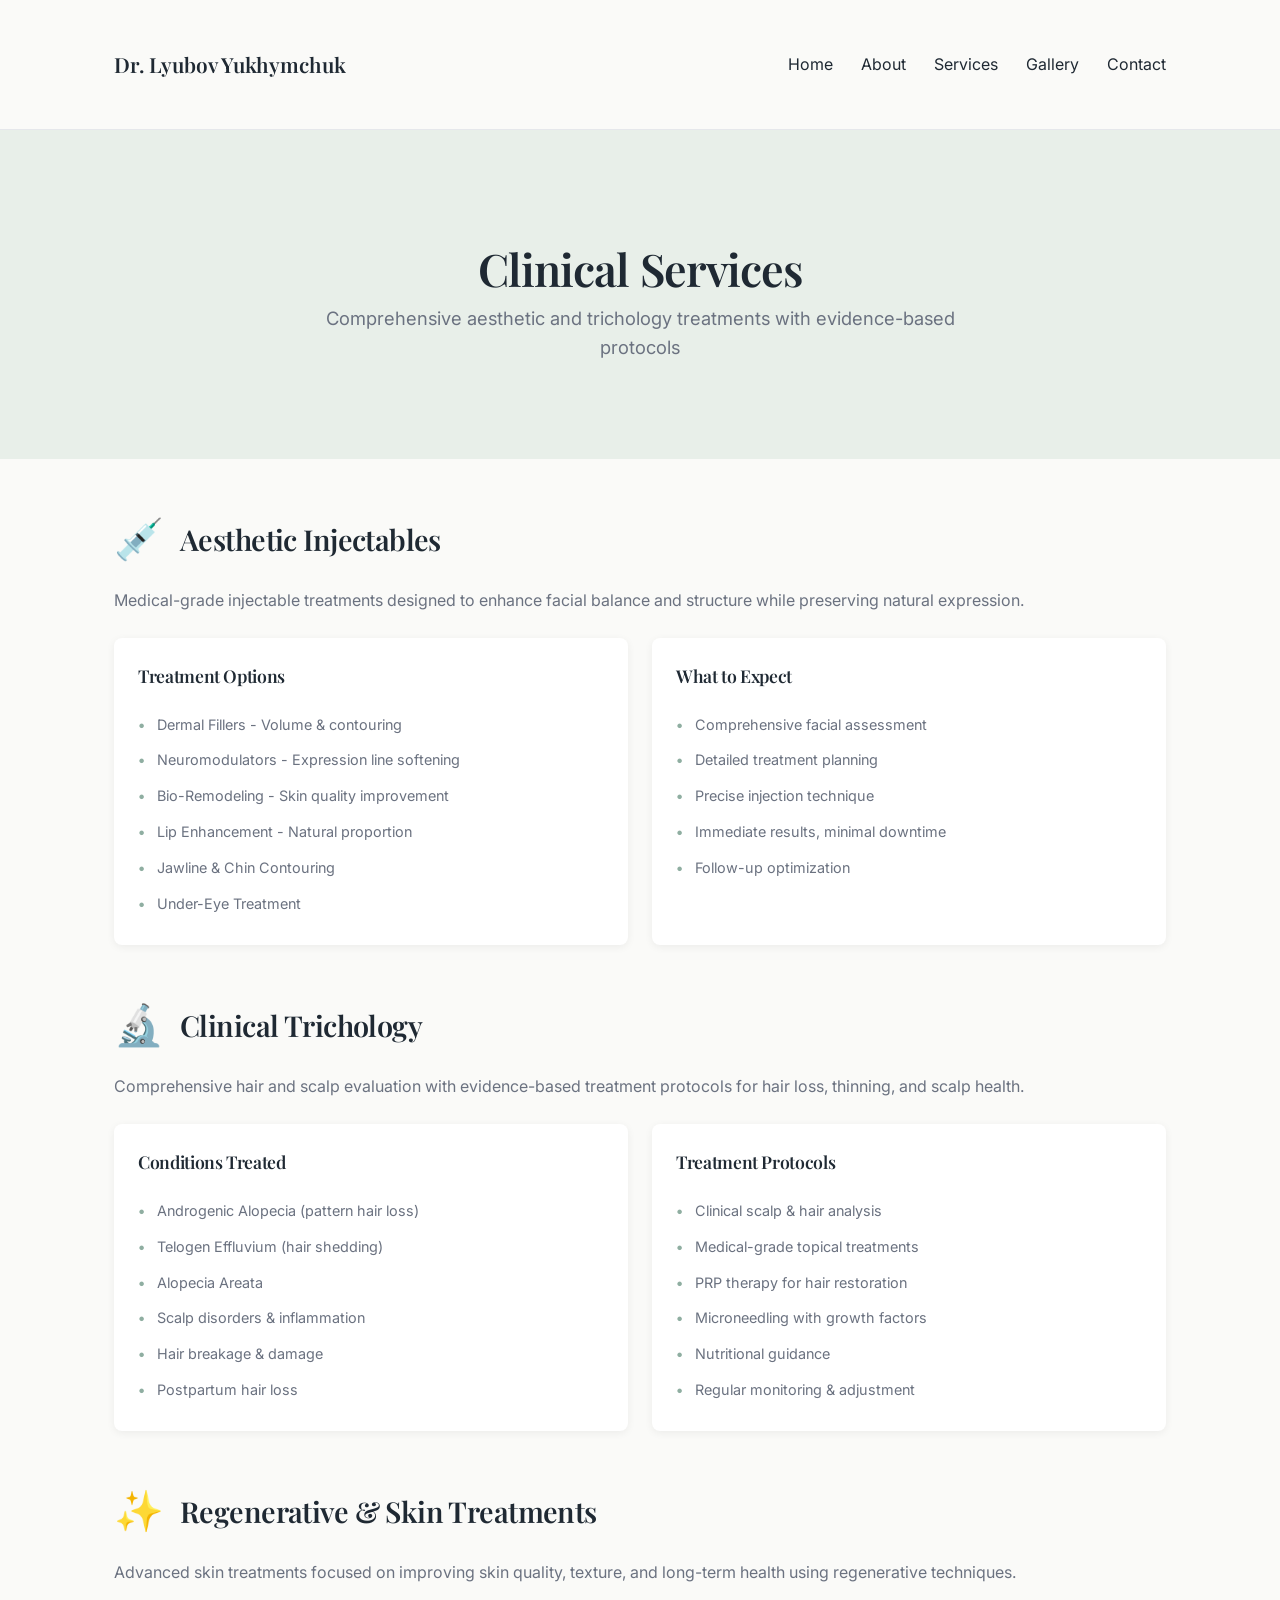
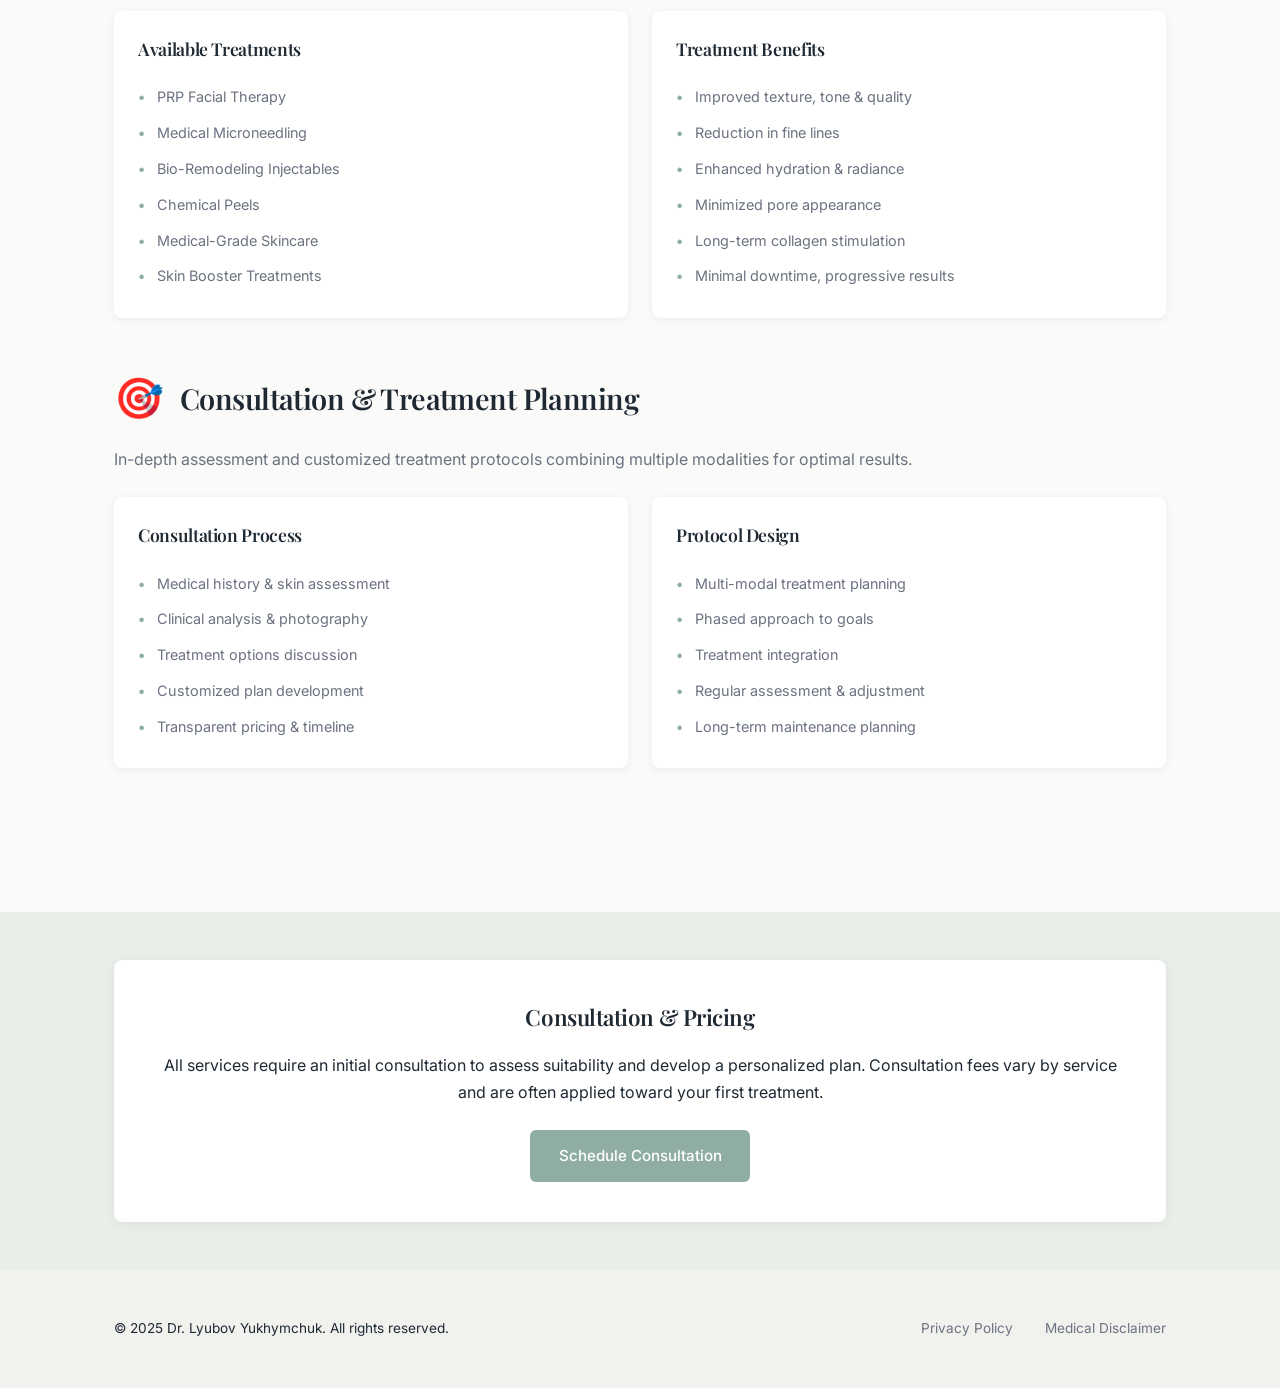
<file: services.html>
<!DOCTYPE html>
<html lang="en">
<head>
  <meta charset="UTF-8">
  <meta name="viewport" content="width=device-width, initial-scale=1.0">
  <title>Services | Dr. Lyubov Yukhymchuk</title>
  <link href="https://fonts.googleapis.com/css2?family=Playfair+Display:wght@400;600;700&family=Inter:wght@300;400;500;600&display=swap" rel="stylesheet">
  <link rel="stylesheet" href="assets/css/styles.css">
  <style>
    .service-compact {
      margin-bottom: 3rem;
    }

    .service-header {
      display: flex;
      align-items: center;
      gap: 1rem;
      margin-bottom: 1rem;
    }

    .service-icon-compact {
      font-size: 2.5rem;
      flex-shrink: 0;
    }

    .service-header h2 {
      margin: 0;
      font-size: 1.8rem;
    }

    .service-description-compact {
      color: var(--muted);
      font-size: 1rem;
      line-height: 1.7;
      margin-bottom: 1.5rem;
    }

    .service-columns {
      display: grid;
      grid-template-columns: 1fr 1fr;
      gap: 1.5rem;
    }

    .service-box {
      background: var(--white);
      padding: 1.5rem;
      border-radius: 8px;
      box-shadow: 0 2px 8px rgba(0, 0, 0, 0.06);
    }

    .service-box h3 {
      margin-bottom: 1rem;
      font-size: 1.1rem;
      color: var(--text);
    }

    .service-box ul {
      list-style: none;
      padding-left: 0;
      margin: 0;
    }

    .service-box li {
      padding: 0.4rem 0 0.4rem 1.2rem;
      position: relative;
      line-height: 1.6;
      font-size: 0.9rem;
      color: var(--muted);
    }

    .service-box li::before {
      content: '•';
      position: absolute;
      left: 0;
      color: var(--accent);
      font-weight: 600;
    }

    @media (max-width: 768px) {
      .service-columns {
        grid-template-columns: 1fr;
      }

      .service-header h2 {
        font-size: 1.5rem;
      }
    }
  </style>
</head>
<body>

<header class="nav">
  <div class="container nav-inner">
    <div class="logo">Dr. Lyubov Yukhymchuk</div>
    <nav>
      <a href="index.html">Home</a>
      <a href="about.html">About</a>
      <a href="services.html">Services</a>
      <a href="gallery.html">Gallery</a>
      <a href="contact.html">Contact</a>
    </nav>
  </div>
</header>

<section class="page-hero">
  <div class="container">
    <h1>Clinical Services</h1>
    <p class="lead">Comprehensive aesthetic and trichology treatments with evidence-based protocols</p>
  </div>
</section>

<section class="container">
  <!-- Aesthetic Injectables -->
  <div class="service-compact">
    <div class="service-header">
      <div class="service-icon-compact">💉</div>
      <h2>Aesthetic Injectables</h2>
    </div>
    <p class="service-description-compact">
      Medical-grade injectable treatments designed to enhance facial balance and structure while preserving natural expression.
    </p>
    <div class="service-columns">
      <div class="service-box">
        <h3>Treatment Options</h3>
        <ul>
          <li>Dermal Fillers - Volume & contouring</li>
          <li>Neuromodulators - Expression line softening</li>
          <li>Bio-Remodeling - Skin quality improvement</li>
          <li>Lip Enhancement - Natural proportion</li>
          <li>Jawline & Chin Contouring</li>
          <li>Under-Eye Treatment</li>
        </ul>
      </div>
      <div class="service-box">
        <h3>What to Expect</h3>
        <ul>
          <li>Comprehensive facial assessment</li>
          <li>Detailed treatment planning</li>
          <li>Precise injection technique</li>
          <li>Immediate results, minimal downtime</li>
          <li>Follow-up optimization</li>
        </ul>
      </div>
    </div>
  </div>

  <!-- Clinical Trichology -->
  <div class="service-compact">
    <div class="service-header">
      <div class="service-icon-compact">🔬</div>
      <h2>Clinical Trichology</h2>
    </div>
    <p class="service-description-compact">
      Comprehensive hair and scalp evaluation with evidence-based treatment protocols for hair loss, thinning, and scalp health.
    </p>
    <div class="service-columns">
      <div class="service-box">
        <h3>Conditions Treated</h3>
        <ul>
          <li>Androgenic Alopecia (pattern hair loss)</li>
          <li>Telogen Effluvium (hair shedding)</li>
          <li>Alopecia Areata</li>
          <li>Scalp disorders & inflammation</li>
          <li>Hair breakage & damage</li>
          <li>Postpartum hair loss</li>
        </ul>
      </div>
      <div class="service-box">
        <h3>Treatment Protocols</h3>
        <ul>
          <li>Clinical scalp & hair analysis</li>
          <li>Medical-grade topical treatments</li>
          <li>PRP therapy for hair restoration</li>
          <li>Microneedling with growth factors</li>
          <li>Nutritional guidance</li>
          <li>Regular monitoring & adjustment</li>
        </ul>
      </div>
    </div>
  </div>

  <!-- Regenerative & Skin Treatments -->
  <div class="service-compact">
    <div class="service-header">
      <div class="service-icon-compact">✨</div>
      <h2>Regenerative & Skin Treatments</h2>
    </div>
    <p class="service-description-compact">
      Advanced skin treatments focused on improving skin quality, texture, and long-term health using regenerative techniques.
    </p>
    <div class="service-columns">
      <div class="service-box">
        <h3>Available Treatments</h3>
        <ul>
          <li>PRP Facial Therapy</li>
          <li>Medical Microneedling</li>
          <li>Bio-Remodeling Injectables</li>
          <li>Chemical Peels</li>
          <li>Medical-Grade Skincare</li>
          <li>Skin Booster Treatments</li>
        </ul>
      </div>
      <div class="service-box">
        <h3>Treatment Benefits</h3>
        <ul>
          <li>Improved texture, tone & quality</li>
          <li>Reduction in fine lines</li>
          <li>Enhanced hydration & radiance</li>
          <li>Minimized pore appearance</li>
          <li>Long-term collagen stimulation</li>
          <li>Minimal downtime, progressive results</li>
        </ul>
      </div>
    </div>
  </div>

  <!-- Consultation & Protocol Design -->
  <div class="service-compact">
    <div class="service-header">
      <div class="service-icon-compact">🎯</div>
      <h2>Consultation & Treatment Planning</h2>
    </div>
    <p class="service-description-compact">
      In-depth assessment and customized treatment protocols combining multiple modalities for optimal results.
    </p>
    <div class="service-columns">
      <div class="service-box">
        <h3>Consultation Process</h3>
        <ul>
          <li>Medical history & skin assessment</li>
          <li>Clinical analysis & photography</li>
          <li>Treatment options discussion</li>
          <li>Customized plan development</li>
          <li>Transparent pricing & timeline</li>
        </ul>
      </div>
      <div class="service-box">
        <h3>Protocol Design</h3>
        <ul>
          <li>Multi-modal treatment planning</li>
          <li>Phased approach to goals</li>
          <li>Treatment integration</li>
          <li>Regular assessment & adjustment</li>
          <li>Long-term maintenance planning</li>
        </ul>
      </div>
    </div>
  </div>
</section>

<section class="pricing-note">
  <div class="container">
    <div class="note-box">
      <h3>Consultation & Pricing</h3>
      <p>
        All services require an initial consultation to assess suitability and develop a personalized plan. Consultation fees vary by service and are often applied toward your first treatment.
      </p>
      <a href="contact.html" class="btn primary">Schedule Consultation</a>
    </div>
  </div>
</section>

<footer class="footer">
  <div class="container footer-inner">
    <p>© 2025 Dr. Lyubov Yukhymchuk. All rights reserved.</p>
    <div class="footer-links">
      <a href="legal.html">Privacy Policy</a>
      <a href="legal.html">Medical Disclaimer</a>
    </div>
  </div>
</footer>

</body>
</html>
</file>
<file: assets/css/styles.css>
:root {
  --bg: #FAFAF8;
  --text: #1F2933;
  --accent: #8FAEA1;
  --muted: #6B7280;
  --light-accent: #E8EFE9;
  --white: #FFFFFF;
  --border: #E5E7EB;
}

* {
  margin: 0;
  padding: 0;
  box-sizing: border-box;
}

body {
  font-family: "Inter", sans-serif;
  background: var(--bg);
  color: var(--text);
  line-height: 1.6;
}

h1, h2, h3, h4 {
  font-family: "Playfair Display", serif;
  font-weight: 600;
  letter-spacing: -0.02em;
}

h1 {
  font-size: 2.8rem;
  line-height: 1.2;
}

h2 {
  font-size: 2.2rem;
  margin-bottom: 1rem;
}

h3 {
  font-size: 1.4rem;
}

/* Container */
.container {
  max-width: 1100px;
  margin: auto;
  padding: 3rem 1.5rem;
}

/* Navigation */
.nav {
  background: rgba(250, 250, 248, 0.95);
  border-bottom: 1px solid var(--border);
  position: sticky;
  top: 0;
  z-index: 100;
  backdrop-filter: blur(10px);
}

.nav-inner {
  display: flex;
  justify-content: space-between;
  align-items: center;
}

.nav a {
  margin-left: 1.5rem;
  text-decoration: none;
  color: var(--text);
  font-weight: 400;
  transition: color 0.2s ease;
  position: relative;
  padding: 0.25rem 0;
}

.nav a:hover {
  color: var(--accent);
}

.nav a::after {
  content: '';
  position: absolute;
  bottom: -4px;
  left: 0;
  width: 0;
  height: 2px;
  background: var(--accent);
  transition: width 0.2s ease;
}

.nav a:hover::after {
  width: 100%;
}

.logo {
  font-family: "Playfair Display", serif;
  font-size: 1.3rem;
  font-weight: 600;
}

/* Hero Section */
.hero {
  padding-top: 4rem;
  padding-bottom: 4rem;
}

.hero-grid {
  display: grid;
  grid-template-columns: 1fr 1fr;
  gap: 3rem;
  align-items: center;
}

.hero-text p {
  margin: 1.2rem 0 2rem;
  color: var(--muted);
  font-size: 1.1rem;
}

.hero-image {
  min-height: 400px;
  background: linear-gradient(135deg, var(--light-accent) 0%, #d4e0d6 100%);
  border-radius: 12px;
  display: flex;
  align-items: center;
  justify-content: center;
  position: relative;
  overflow: hidden;
}

.hero-image::before {
  content: 'Professional Portrait';
  position: absolute;
  color: rgba(0,0,0,0.2);
  font-size: 1.2rem;
  font-family: "Playfair Display", serif;
}

.hero-image img {
  width: 100%;
  height: 100%;
  object-fit: cover;
  border-radius: 12px;
}

.hero-buttons {
  display: flex;
  gap: 1rem;
  flex-wrap: wrap;
}

/* Page Hero */
.page-hero {
  background: var(--light-accent);
  text-align: center;
  padding: 4rem 1.5rem 3rem;
}

.page-hero h1 {
  margin-bottom: 0.5rem;
}

.lead {
  font-size: 1.15rem;
  color: var(--muted);
  max-width: 700px;
  margin: 0 auto;
}

/* Buttons */
.btn {
  padding: 0.85rem 1.8rem;
  text-decoration: none;
  font-size: 0.95rem;
  border-radius: 6px;
  display: inline-block;
  transition: all 0.3s ease;
  font-weight: 500;
  border: none;
  cursor: pointer;
  text-align: center;
}

.btn:hover {
  transform: translateY(-2px);
  box-shadow: 0 6px 20px rgba(0, 0, 0, 0.15);
}

.btn:active {
  transform: translateY(0);
}

.btn.primary {
  background: var(--accent);
  color: white;
}

.btn.primary:hover {
  background: #7a9b8d;
}

.btn.outline {
  border: 2px solid var(--accent);
  color: var(--accent);
  background: transparent;
}

.btn.outline:hover {
  background: var(--accent);
  color: white;
}

/* Trust Bar */
.trust {
  background: var(--white);
  border-top: 1px solid var(--border);
  border-bottom: 1px solid var(--border);
}

.trust-grid {
  display: grid;
  grid-template-columns: repeat(4, 1fr);
  text-align: center;
  font-size: 0.9rem;
  color: var(--muted);
  gap: 2rem;
}

.trust-grid > div {
  padding: 1rem;
  transition: transform 0.2s ease, color 0.2s ease;
}

.trust-grid > div:hover {
  transform: translateY(-2px);
  color: var(--accent);
}

/* Stats Section */
.stats {
  background: var(--light-accent);
  text-align: center;
}

.stats h2 {
  margin-bottom: 3rem;
}

.stats-grid {
  display: grid;
  grid-template-columns: repeat(3, 1fr);
  gap: 3rem;
  max-width: 900px;
  margin: auto;
}

.stat-item {
  text-align: center;
}

.stat-number {
  font-size: 3rem;
  font-weight: 600;
  color: var(--accent);
  font-family: "Playfair Display", serif;
  line-height: 1;
  margin-bottom: 0.5rem;
}

.stat-label {
  color: var(--muted);
  font-size: 0.95rem;
}

/* Services Section */
.services-preview h2 {
  text-align: center;
  margin-bottom: 3rem;
}

.card-grid {
  display: grid;
  grid-template-columns: repeat(3, 1fr);
  gap: 2rem;
}

.card {
  background: var(--white);
  padding: 2.5rem;
  border-radius: 8px;
  box-shadow: 0 2px 12px rgba(0, 0, 0, 0.06);
  transition: all 0.3s ease;
  border: 1px solid transparent;
}

.card:hover {
  transform: translateY(-6px);
  box-shadow: 0 12px 30px rgba(0, 0, 0, 0.12);
  border-color: var(--accent);
}

.card-icon {
  width: 60px;
  height: 60px;
  background: var(--light-accent);
  border-radius: 50%;
  display: flex;
  align-items: center;
  justify-content: center;
  margin-bottom: 1.5rem;
  font-size: 1.5rem;
}

.card h3 {
  margin-bottom: 1rem;
  color: var(--text);
}

.card p {
  color: var(--muted);
  font-size: 0.95rem;
  line-height: 1.7;
}

/* Service Detail Pages */
.service-detail {
  margin-bottom: 4rem;
  padding-bottom: 3rem;
  border-bottom: 1px solid var(--border);
}

.service-detail:last-child {
  border-bottom: none;
}

.service-icon-large {
  font-size: 3rem;
  margin-bottom: 1.5rem;
}

.service-description {
  font-size: 1.05rem;
  line-height: 1.8;
  color: var(--muted);
  margin-bottom: 2rem;
}

.service-includes h3 {
  margin-top: 2rem;
  margin-bottom: 1rem;
  color: var(--text);
}

.service-includes ul {
  list-style: none;
  padding-left: 0;
}

.service-includes li {
  padding: 0.5rem 0 0.5rem 1.5rem;
  position: relative;
  line-height: 1.7;
}

.service-includes li::before {
  content: '✓';
  position: absolute;
  left: 0;
  color: var(--accent);
  font-weight: 600;
}

.pricing-note {
  background: var(--light-accent);
  margin-top: 3rem;
}

.note-box {
  background: var(--white);
  padding: 2.5rem;
  border-radius: 8px;
  text-align: center;
  box-shadow: 0 2px 12px rgba(0, 0, 0, 0.06);
}

.note-box h3 {
  margin-bottom: 1rem;
}

.note-box p {
  margin-bottom: 1.5rem;
  line-height: 1.7;
}

/* About Page */
.about-grid {
  display: grid;
  grid-template-columns: 1fr 2fr;
  gap: 3rem;
  align-items: start;
  margin-bottom: 3rem;
}

.about-image {
  min-height: 400px;
  background: linear-gradient(135deg, var(--light-accent) 0%, #d4e0d6 100%);
  border-radius: 8px;
  display: flex;
  align-items: center;
  justify-content: center;
  position: relative;
  overflow: hidden;
}

.about-image::before {
  content: 'Professional Portrait';
  position: absolute;
  color: rgba(0,0,0,0.2);
  font-size: 1rem;
  font-family: "Playfair Display", serif;
}

.about-image img {
  width: 100%;
  height: 100%;
  object-fit: cover;
  border-radius: 8px;
}

.about-content h2 {
  margin-bottom: 1.5rem;
}

.about-content p {
  margin-bottom: 1.5rem;
  line-height: 1.8;
  color: var(--muted);
  font-size: 1.05rem;
}

.philosophy {
  background: var(--white);
}

.philosophy h2 {
  text-align: center;
  margin-bottom: 3rem;
}

.philosophy-grid {
  display: grid;
  grid-template-columns: repeat(4, 1fr);
  gap: 2rem;
}

.philosophy-item {
  text-align: center;
  padding: 1.5rem;
}

.philosophy-icon {
  font-size: 2.5rem;
  margin-bottom: 1rem;
}

.philosophy-item h3 {
  margin-bottom: 0.75rem;
  font-size: 1.2rem;
}

.philosophy-item p {
  color: var(--muted);
  font-size: 0.9rem;
  line-height: 1.6;
}

.methodology-section {
  max-width: 800px;
  margin: 2rem auto;
}

.methodology-section h2 {
  margin-bottom: 1.5rem;
}

.methodology-section p {
  margin-bottom: 1.5rem;
  line-height: 1.8;
  color: var(--muted);
  font-size: 1.05rem;
}

.expertise-list {
  background: var(--light-accent);
  padding: 2rem;
  border-radius: 8px;
  margin-top: 2rem;
}

.expertise-list h3 {
  margin-bottom: 1rem;
}

.expertise-list ul {
  list-style: none;
  padding-left: 0;
}

.expertise-list li {
  padding: 0.5rem 0 0.5rem 1.5rem;
  position: relative;
  line-height: 1.7;
}

.expertise-list li::before {
  content: '•';
  position: absolute;
  left: 0;
  color: var(--accent);
  font-weight: 600;
  font-size: 1.2rem;
}

/* Gallery Page */
.gallery-category {
  margin-bottom: 4rem;
}

.gallery-category h2 {
  margin-bottom: 2rem;
}

.gallery-grid {
  display: grid;
  grid-template-columns: repeat(3, 1fr);
  gap: 2rem;
  margin-bottom: 2rem;
}

.gallery-item {
  background: var(--bg);
  border-radius: 8px;
  overflow: hidden;
  box-shadow: 0 2px 8px rgba(0, 0, 0, 0.06);
  transition: transform 0.3s ease, box-shadow 0.3s ease;
}

.gallery-item:hover {
  transform: scale(1.02);
  box-shadow: 0 8px 20px rgba(0, 0, 0, 0.12);
}

.gallery-image {
  width: 100%;
  height: 250px;
  background: linear-gradient(135deg, var(--light-accent) 0%, #d4e0d6 100%);
  display: flex;
  align-items: center;
  justify-content: center;
  color: rgba(0,0,0,0.2);
  font-size: 0.9rem;
  position: relative;
  overflow: hidden;
}

.gallery-image::before {
  content: 'Before/After Image';
  position: absolute;
  font-family: "Playfair Display", serif;
}

.gallery-image img {
  width: 100%;
  height: 100%;
  object-fit: cover;
}

.gallery-caption {
  padding: 1.5rem;
  text-align: center;
}

.gallery-caption h4 {
  margin-bottom: 0.5rem;
  font-size: 1.1rem;
  color: var(--text);
}

.gallery-caption p {
  color: var(--muted);
  font-size: 0.9rem;
}

.gallery-disclaimer {
  background: var(--light-accent);
  padding: 2rem;
  border-radius: 8px;
  margin-top: 3rem;
  text-align: center;
}

.gallery-disclaimer p {
  color: var(--muted);
  font-size: 0.9rem;
  line-height: 1.7;
  max-width: 900px;
  margin: 0 auto;
}

/* Contact Page */
.contact-grid {
  display: grid;
  grid-template-columns: 1fr 1.5fr;
  gap: 4rem;
  margin-top: 2rem;
}

.contact-info h2 {
  margin-bottom: 1rem;
}

.contact-info > p {
  margin-bottom: 2rem;
  color: var(--muted);
  line-height: 1.7;
}

.contact-method {
  display: flex;
  gap: 1.5rem;
  margin-bottom: 2rem;
  align-items: start;
}

.contact-icon {
  font-size: 2rem;
  width: 60px;
  height: 60px;
  background: var(--light-accent);
  border-radius: 50%;
  display: flex;
  align-items: center;
  justify-content: center;
  flex-shrink: 0;
}

.contact-method h3 {
  margin-bottom: 0.5rem;
  font-size: 1.1rem;
}

.contact-method p {
  color: var(--muted);
  line-height: 1.6;
}

.contact-method a {
  color: var(--accent);
  text-decoration: none;
  transition: color 0.2s ease;
}

.contact-method a:hover {
  color: #7a9b8d;
  text-decoration: underline;
}

/* Contact Form */
.contact-form-section h2 {
  margin-bottom: 0.5rem;
}

.form-intro {
  color: var(--muted);
  margin-bottom: 2rem;
}

.contact-form {
  background: var(--white);
  padding: 2.5rem;
  border-radius: 8px;
  box-shadow: 0 2px 12px rgba(0, 0, 0, 0.06);
}

.form-group {
  margin-bottom: 1.5rem;
}

.form-group label {
  display: block;
  margin-bottom: 0.5rem;
  font-weight: 500;
  color: var(--text);
}

.form-group input,
.form-group select,
.form-group textarea {
  width: 100%;
  padding: 0.75rem 1rem;
  border: 1px solid var(--border);
  border-radius: 6px;
  font-family: "Inter", sans-serif;
  font-size: 0.95rem;
  transition: border-color 0.2s ease, box-shadow 0.2s ease;
}

.form-group input:focus,
.form-group select:focus,
.form-group textarea:focus {
  outline: none;
  border-color: var(--accent);
  box-shadow: 0 0 0 3px rgba(143, 174, 161, 0.1);
}

.form-group textarea {
  resize: vertical;
}

.checkbox-label {
  display: flex;
  align-items: start;
  gap: 0.75rem;
  font-size: 0.9rem;
  color: var(--muted);
  line-height: 1.6;
}

.checkbox-label input[type="checkbox"] {
  width: auto;
  margin-top: 0.25rem;
  flex-shrink: 0;
}

.form-note {
  margin-top: 1rem;
  font-size: 0.85rem;
  color: var(--muted);
  font-style: italic;
}

/* FAQ Section */
.faq-section {
  background: var(--light-accent);
}

.faq-section h2 {
  text-align: center;
  margin-bottom: 3rem;
}

.faq-grid {
  display: grid;
  grid-template-columns: repeat(2, 1fr);
  gap: 2rem;
}

.faq-item {
  background: var(--white);
  padding: 2rem;
  border-radius: 8px;
  box-shadow: 0 2px 8px rgba(0, 0, 0, 0.06);
}

.faq-item h3 {
  margin-bottom: 1rem;
  color: var(--text);
  font-size: 1.1rem;
}

.faq-item p {
  color: var(--muted);
  line-height: 1.7;
  font-size: 0.95rem;
}

/* Legal Page */
.legal-content {
  max-width: 900px;
  margin: 0 auto;
}

.legal-section {
  margin-bottom: 3rem;
  padding-bottom: 2rem;
  border-bottom: 1px solid var(--border);
}

.legal-section:last-child {
  border-bottom: none;
}

.legal-section h2 {
  margin-bottom: 1.5rem;
  color: var(--text);
}

.legal-section h3 {
  margin-top: 2rem;
  margin-bottom: 1rem;
  color: var(--text);
  font-size: 1.2rem;
}

.legal-section p {
  margin-bottom: 1rem;
  line-height: 1.8;
  color: var(--muted);
  font-size: 0.95rem;
}

.legal-section ul {
  margin: 1rem 0 1rem 2rem;
  line-height: 1.8;
}

.legal-section li {
  margin-bottom: 0.5rem;
  color: var(--muted);
}

.legal-section a {
  color: var(--accent);
  text-decoration: none;
  transition: color 0.2s ease;
}

.legal-section a:hover {
  color: #7a9b8d;
  text-decoration: underline;
}

.effective-date {
  font-weight: 600;
  color: var(--text);
}

/* Testimonials */
.testimonials {
  background: var(--light-accent);
}

.testimonials h2 {
  text-align: center;
  margin-bottom: 3rem;
}

.testimonial-grid {
  display: grid;
  grid-template-columns: repeat(2, 1fr);
  gap: 2rem;
}

.testimonial {
  background: var(--white);
  padding: 2.5rem;
  border-radius: 8px;
  box-shadow: 0 2px 12px rgba(0, 0, 0, 0.06);
  transition: transform 0.3s ease, box-shadow 0.3s ease;
}

.testimonial:hover {
  transform: translateY(-4px);
  box-shadow: 0 8px 24px rgba(0, 0, 0, 0.1);
}

.testimonial-text {
  font-style: italic;
  color: var(--text);
  margin-bottom: 1.5rem;
  line-height: 1.8;
  font-size: 1.05rem;
}

.testimonial-author {
  display: flex;
  align-items: center;
  gap: 1rem;
}

.author-initial {
  width: 50px;
  height: 50px;
  border-radius: 50%;
  background: var(--accent);
  color: white;
  display: flex;
  align-items: center;
  justify-content: center;
  font-weight: 600;
  font-size: 1.2rem;
  flex-shrink: 0;
}

.author-info {
  flex: 1;
}

.author-name {
  font-weight: 600;
  color: var(--text);
  margin-bottom: 0.25rem;
}

.author-treatment {
  color: var(--muted);
  font-size: 0.85rem;
}

/* CTA Section */
.cta {
  background: var(--accent);
  color: white;
  text-align: center;
}

.cta h2 {
  font-size: 2.2rem;
  margin-bottom: 1rem;
  color: white;
}

.cta p {
  font-size: 1.1rem;
  margin-bottom: 2rem;
  opacity: 0.95;
}

.cta .btn {
  background: white;
  color: var(--accent);
  margin-top: 0.5rem;
}

.cta .btn:hover {
  background: #f5f5f3;
  color: #7a9b8d;
}

/* Footer */
.footer {
  background: #f1f1ee;
  font-size: 0.85rem;
}

.footer-inner {
  display: flex;
  justify-content: space-between;
  align-items: center;
  flex-wrap: wrap;
  gap: 1rem;
}

.footer-links {
  display: flex;
  gap: 2rem;
}

.footer a {
  color: var(--muted);
  text-decoration: none;
  transition: color 0.2s ease;
}

.footer a:hover {
  color: var(--accent);
}

/* Responsive Design */
@media (max-width: 1024px) {
  .trust-grid,
  .stats-grid,
  .philosophy-grid {
    grid-template-columns: repeat(2, 1fr);
    gap: 1.5rem;
  }

  .card-grid,
  .gallery-grid,
  .cert-grid,
  .membership-grid {
    grid-template-columns: repeat(2, 1fr);
  }

  .about-grid {
    grid-template-columns: 1fr;
  }

  .contact-grid {
    grid-template-columns: 1fr;
    gap: 3rem;
  }
}

@media (max-width: 768px) {
  h1 {
    font-size: 1.5rem;
    line-height: 1.25;
  }

  h2 {
    font-size: 1.3rem;
    margin-bottom: 0.75rem;
  }

  h3 {
    font-size: 1rem;
  }

  .hero-grid,
  .trust-grid,
  .stats-grid,
  .philosophy-grid,
  .testimonial-grid,
  .faq-grid,
  .cert-grid,
  .membership-grid {
    grid-template-columns: 1fr;
  }

  /* Keep 2 columns for cards and gallery on mobile */
  .card-grid {
    grid-template-columns: repeat(2, 1fr);
    gap: 1rem;
  }

  .gallery-grid {
    grid-template-columns: repeat(2, 1fr);
    gap: 1rem;
  }

  /* Make hero image appear first on mobile */
  .hero-grid {
    display: flex;
    flex-direction: column-reverse;
    gap: 1.25rem;
  }

  /* Make about image appear first on mobile */
  .about-grid {
    display: flex;
    flex-direction: column-reverse;
    gap: 1.25rem;
  }

  /* Make gallery images stack better */
  .gallery-item {
    display: flex;
    flex-direction: column;
  }

  .hero-buttons {
    flex-direction: column;
    width: 100%;
    gap: 0.65rem;
  }

  .hero-buttons .btn {
    width: 100%;
    text-align: center;
  }

  .footer-inner {
    flex-direction: column;
    text-align: center;
  }

  .footer-links {
    flex-direction: column;
    gap: 0.5rem;
  }

  .nav-inner {
    flex-direction: column;
    gap: 0.5rem;
    padding: 0.65rem 0;
  }

  .nav nav {
    display: flex;
    flex-wrap: wrap;
    justify-content: center;
    gap: 0.15rem;
  }

  .nav a {
    margin-left: 0;
    margin: 0;
    padding: 0.4rem 0.65rem;
    font-size: 0.85rem;
  }

  .logo {
    font-size: 1rem;
  }

  .hero-image,
  .about-image {
    min-height: 220px;
  }

  /* Improve mobile padding and spacing */
  .container {
    padding: 1.25rem 0.85rem;
  }

  .page-hero {
    padding: 1.75rem 0.85rem 1.25rem;
  }

  .page-hero h1 {
    margin-bottom: 0.4rem;
  }

  .lead {
    font-size: 0.95rem;
    line-height: 1.5;
  }

  .hero-text p {
    font-size: 0.9rem;
    margin: 0.85rem 0 1.25rem;
    line-height: 1.5;
  }

  /* Make cards more compact on mobile */
  .card {
    padding: 1rem;
  }

  .card-icon {
    width: 45px;
    height: 45px;
    font-size: 1.2rem;
    margin-bottom: 0.75rem;
  }

  .card h3 {
    font-size: 1rem;
    margin-bottom: 0.5rem;
  }

  .card p {
    font-size: 0.85rem;
    line-height: 1.5;
  }

  /* Adjust contact grid for mobile */
  .contact-method {
    flex-direction: row;
    align-items: start;
    margin-bottom: 1.25rem;
    gap: 0.85rem;
  }

  .contact-icon {
    width: 42px;
    height: 42px;
    font-size: 1.2rem;
  }

  .contact-method h3 {
    font-size: 0.95rem;
  }

  .contact-method p {
    font-size: 0.85rem;
    line-height: 1.5;
  }

  /* Compact stats */
  .stat-number {
    font-size: 2.2rem;
  }

  .stat-label {
    font-size: 0.8rem;
  }

  /* Compact testimonials */
  .testimonial {
    padding: 1.25rem;
  }

  .testimonial-text {
    font-size: 0.9rem;
    margin-bottom: 0.85rem;
    line-height: 1.5;
  }

  .author-initial {
    width: 38px;
    height: 38px;
    font-size: 0.95rem;
  }

  .author-name {
    font-size: 0.85rem;
  }

  .author-treatment {
    font-size: 0.75rem;
  }

  /* Compact philosophy items */
  .philosophy-item {
    padding: 0.85rem;
  }

  .philosophy-icon {
    font-size: 1.8rem;
    margin-bottom: 0.5rem;
  }

  .philosophy-item h3 {
    font-size: 0.95rem;
    margin-bottom: 0.4rem;
  }

  .philosophy-item p {
    font-size: 0.8rem;
    line-height: 1.5;
  }

  /* Compact gallery */
  .gallery-image {
    height: 160px;
  }

  .gallery-caption {
    padding: 0.85rem;
  }

  .gallery-caption h4 {
    font-size: 0.95rem;
    margin-bottom: 0.3rem;
  }

  .gallery-caption p {
    font-size: 0.8rem;
    line-height: 1.4;
  }

  /* Compact FAQ */
  .faq-item {
    padding: 1.25rem;
  }

  .faq-item h3 {
    font-size: 0.95rem;
    margin-bottom: 0.65rem;
  }

  .faq-item p {
    font-size: 0.85rem;
    line-height: 1.5;
  }

  /* Compact forms */
  .contact-form {
    padding: 1.25rem;
  }

  .form-group {
    margin-bottom: 0.85rem;
  }

  .form-group label {
    font-size: 0.85rem;
    margin-bottom: 0.35rem;
  }

  .form-group input,
  .form-group select,
  .form-group textarea {
    padding: 0.6rem 0.75rem;
    font-size: 0.85rem;
  }

  .checkbox-label {
    font-size: 0.8rem;
  }

  .form-note {
    font-size: 0.75rem;
  }

  /* Compact trust bar */
  .trust-grid {
    gap: 0.75rem;
    grid-template-columns: repeat(2, 1fr);
  }

  .trust-grid > div {
    padding: 0.65rem;
    font-size: 0.8rem;
    line-height: 1.4;
  }

  /* Compact CTA */
  .cta h2 {
    font-size: 1.5rem;
    margin-bottom: 0.65rem;
  }

  .cta p {
    font-size: 0.9rem;
    margin-bottom: 1.25rem;
    line-height: 1.5;
  }

  /* Compact buttons */
  .btn {
    padding: 0.7rem 1.3rem;
    font-size: 0.85rem;
  }

  /* About content spacing */
  .about-content h2 {
    font-size: 1.3rem;
    margin-bottom: 0.85rem;
  }

  .about-content p {
    font-size: 0.9rem;
    margin-bottom: 0.85rem;
    line-height: 1.6;
  }

  /* Reduce gaps in various sections */
  .stats-grid,
  .testimonial-grid,
  .faq-grid {
    gap: 1rem;
  }

  /* Service compact sections on mobile */
  .service-compact {
    margin-bottom: 2rem;
  }

  .service-header h2 {
    font-size: 1.3rem;
  }

  .service-icon-compact {
    font-size: 2rem;
  }

  .service-description-compact {
    font-size: 0.9rem;
    margin-bottom: 1rem;
    line-height: 1.5;
  }

  .service-columns {
    grid-template-columns: 1fr;
    gap: 1rem;
  }

  .service-box {
    padding: 1rem;
  }

  .service-box h3 {
    font-size: 1rem;
    margin-bottom: 0.65rem;
  }

  .service-box li {
    font-size: 0.85rem;
    padding: 0.3rem 0 0.3rem 1rem;
    line-height: 1.5;
  }

  /* Note box compact */
  .note-box {
    padding: 1.5rem;
  }

  .note-box h3 {
    font-size: 1.1rem;
    margin-bottom: 0.65rem;
  }

  .note-box p {
    font-size: 0.9rem;
    margin-bottom: 1rem;
    line-height: 1.5;
  }

  /* Gallery disclaimer compact */
  .gallery-disclaimer {
    padding: 1.25rem;
  }

  .gallery-disclaimer p {
    font-size: 0.8rem;
    line-height: 1.5;
  }

  /* Legal content compact */
  .legal-section {
    margin-bottom: 2rem;
    padding-bottom: 1.5rem;
  }

  .legal-section h2 {
    font-size: 1.3rem;
    margin-bottom: 1rem;
  }

  .legal-section h3 {
    font-size: 1rem;
    margin-top: 1.25rem;
    margin-bottom: 0.65rem;
  }

  .legal-section p {
    font-size: 0.85rem;
    line-height: 1.6;
    margin-bottom: 0.75rem;
  }

  .legal-section ul {
    margin: 0.75rem 0 0.75rem 1.5rem;
  }

  .legal-section li {
    font-size: 0.85rem;
    margin-bottom: 0.4rem;
    line-height: 1.5;
  }
}
</file>
